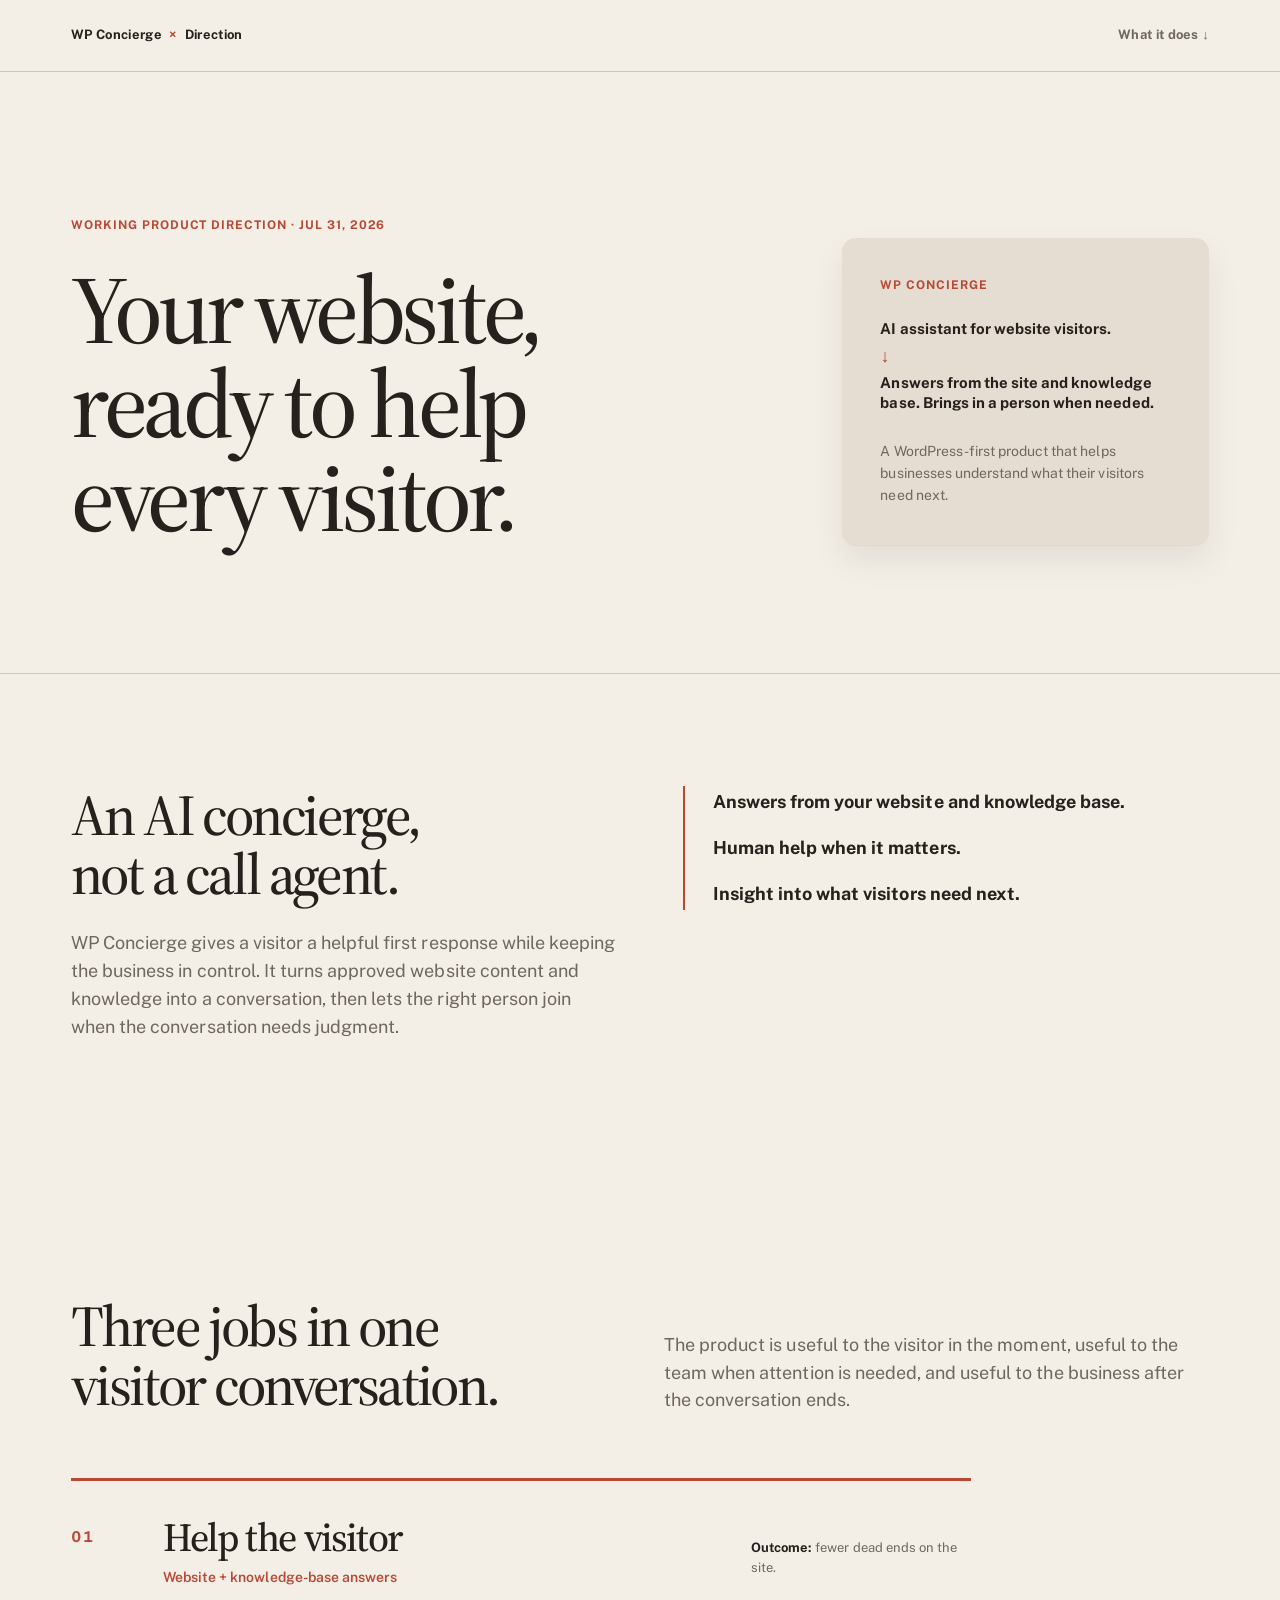
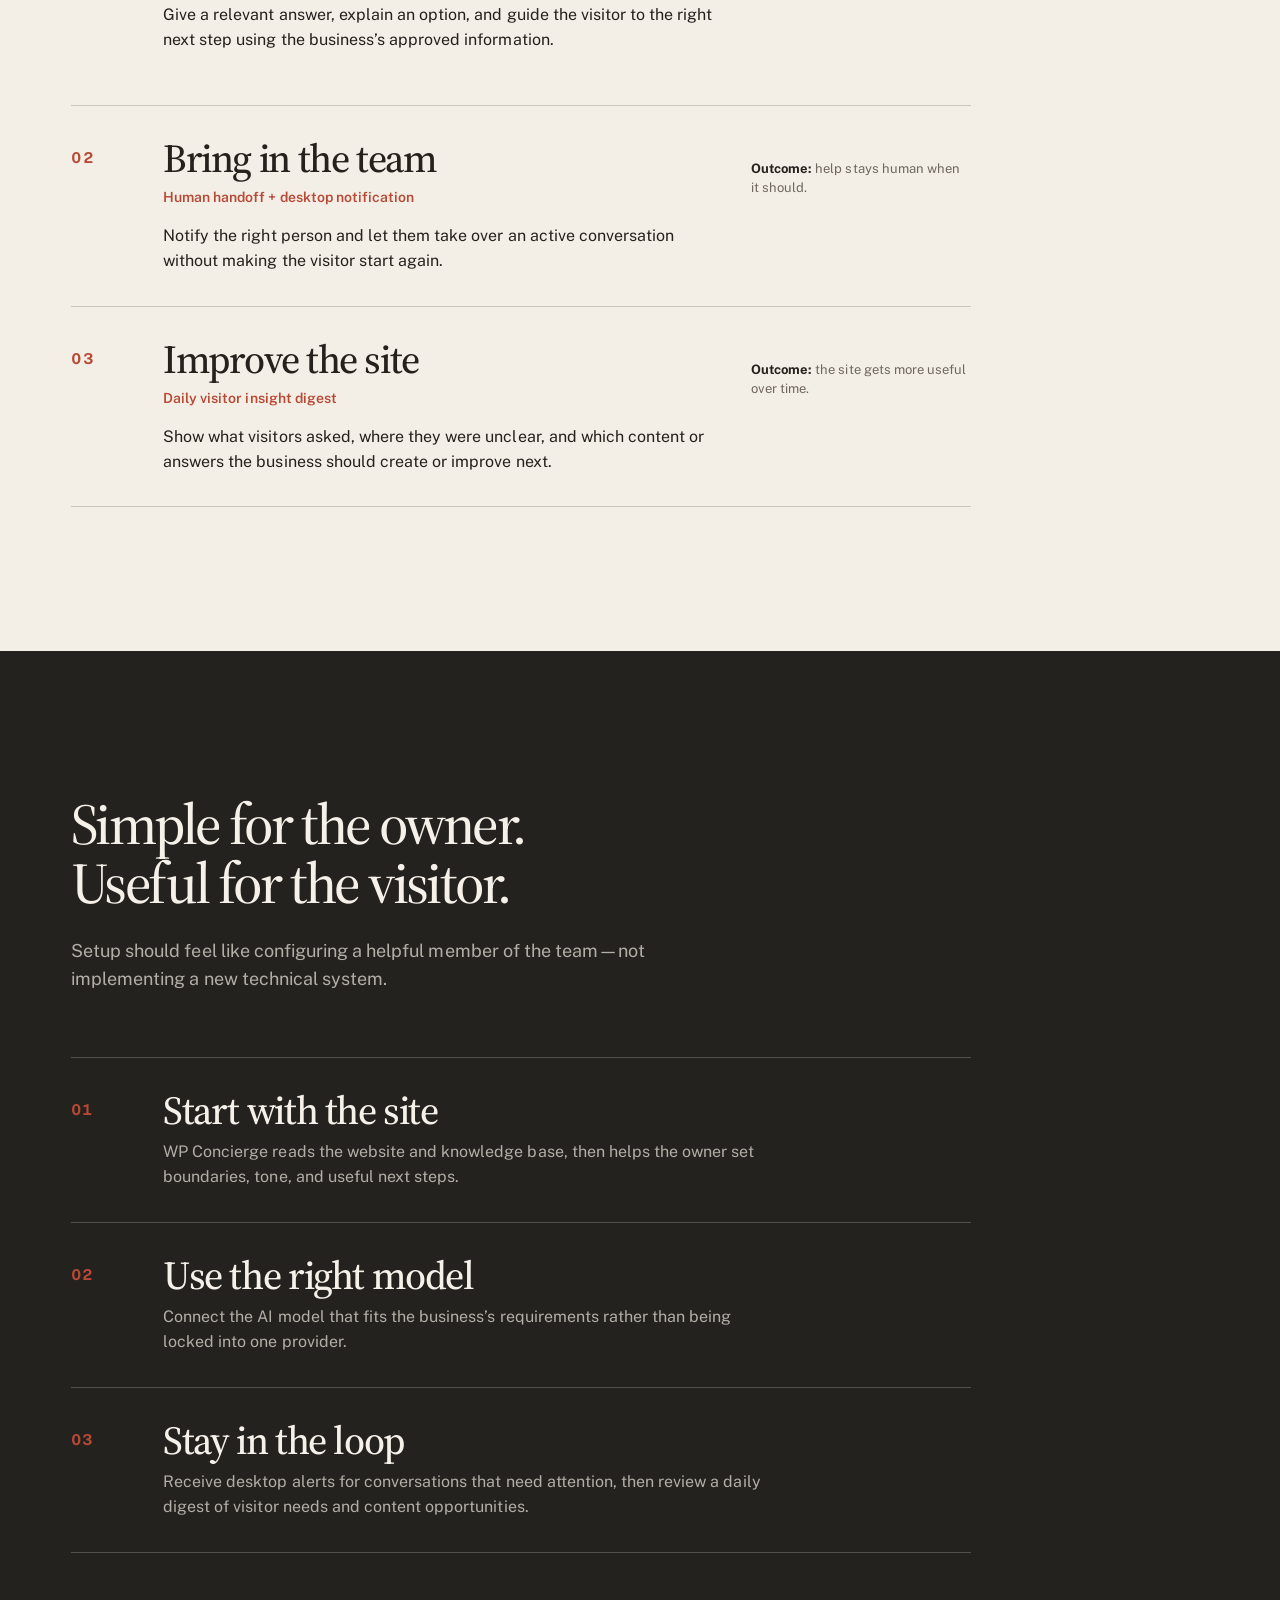
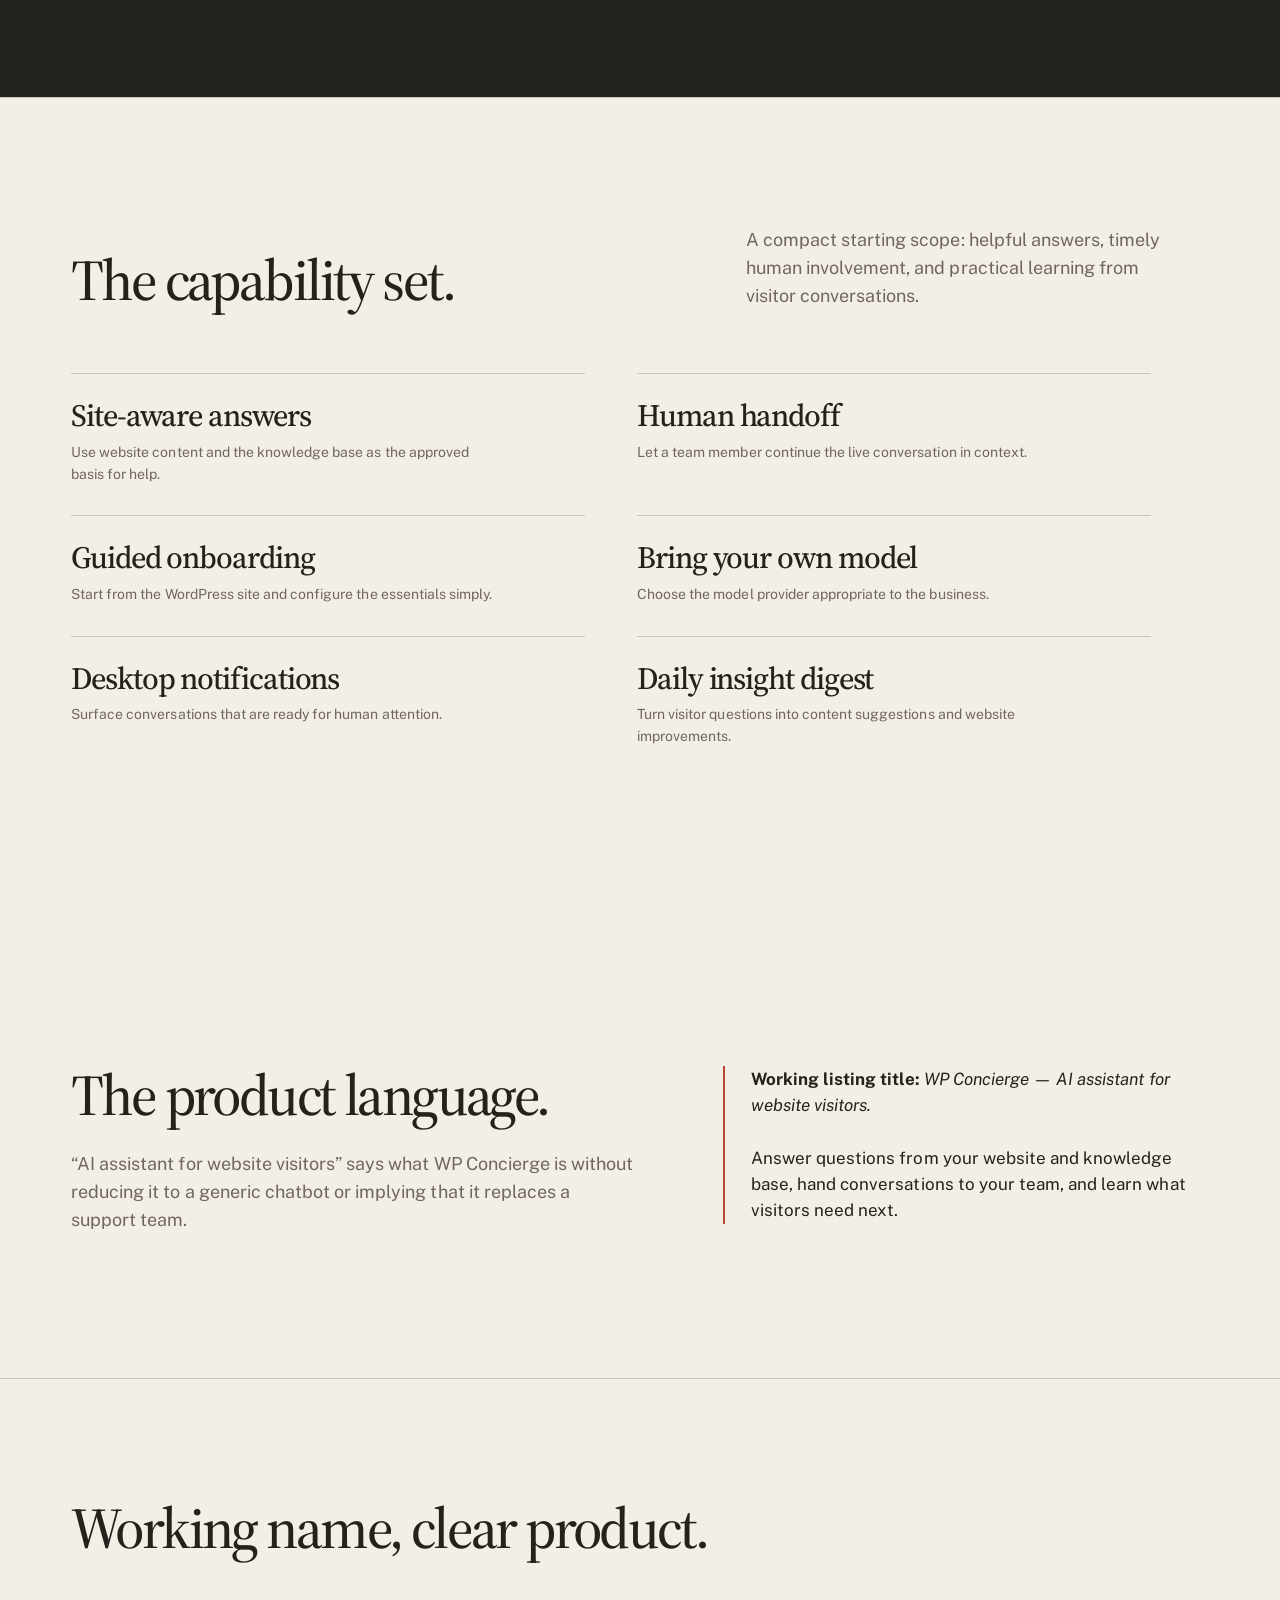
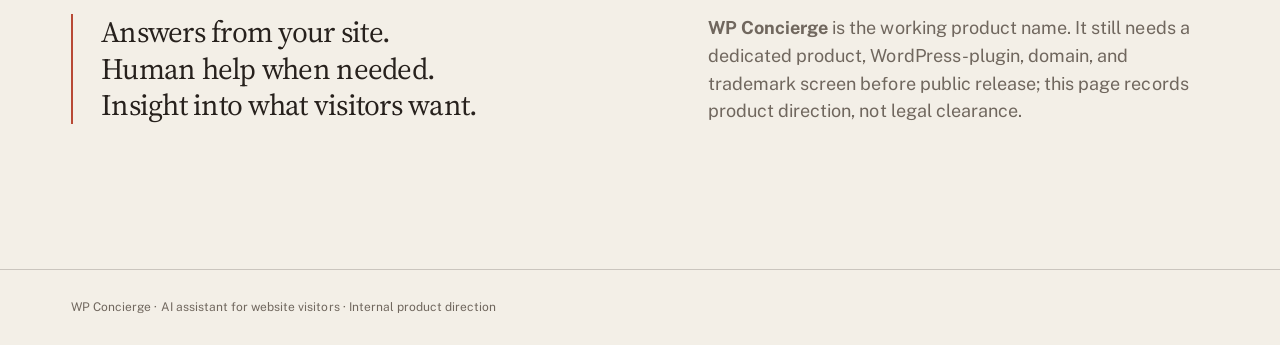
<file: index.html>
<!doctype html>
<html lang="en">
  <head>
    <meta charset="UTF-8" />
    <meta name="viewport" content="width=device-width, initial-scale=1" />
    <meta name="description" content="WP Concierge: an AI assistant for website visitors." />
    <title>WP Concierge — Product Direction</title>
    <link rel="preconnect" href="https://fonts.googleapis.com" />
    <link rel="preconnect" href="https://fonts.gstatic.com" crossorigin />
    <link href="https://fonts.googleapis.com/css2?family=Public+Sans:ital,wght@0,400;0,500;0,600;0,700;1,400&family=Source+Serif+4:opsz,wght@8..60,400;8..60,500;8..60,600&display=swap" rel="stylesheet" />
    <link rel="stylesheet" href="styles.css" />
  </head>
  <body>
    <header class="site-header"><a class="wordmark" href="#top">WP Concierge <span>×</span> Direction</a><a class="header-link" href="#capabilities">What it does ↓</a></header>
    <main id="top">
      <section class="hero">
        <div class="hero-copy"><p class="meta">Working product direction · Jul 31, 2026</p><h1>Your website, ready to help every visitor.</h1></div>
        <aside class="decision-panel"><p class="meta">WP Concierge</p><div class="architecture"><strong>AI assistant for website visitors.</strong><span>↓</span><strong>Answers from the site and knowledge base. Brings in a person when needed.</strong></div><p>A WordPress-first product that helps businesses understand what their visitors need next.</p></aside>
      </section>
      <section class="principle">
        <div><h2>An AI concierge, not a call agent.</h2><p>WP Concierge gives a visitor a helpful first response while keeping the business in control. It turns approved website content and knowledge into a conversation, then lets the right person join when the conversation needs judgment.</p></div>
        <div class="naming-examples"><p><strong>Answers from your website and knowledge base.</strong></p><p><strong>Human help when it matters.</strong></p><p><strong>Insight into what visitors need next.</strong></p></div>
      </section>
      <section class="podium" id="capabilities">
        <div class="section-intro"><div><h2>Three jobs in one visitor conversation.</h2></div><p>The product is useful to the visitor in the moment, useful to the team when attention is needed, and useful to the business after the conversation ends.</p></div>
        <ol class="podium-list">
          <li class="podium-item featured"><span class="rank">01</span><div><h3>Help the visitor</h3><p class="treatment">Website + knowledge-base answers</p><p>Give a relevant answer, explain an option, and guide the visitor to the right next step using the business’s approved information.</p></div><p class="tradeoff"><strong>Outcome:</strong> fewer dead ends on the site.</p></li>
          <li class="podium-item"><span class="rank">02</span><div><h3>Bring in the team</h3><p class="treatment">Human handoff + desktop notification</p><p>Notify the right person and let them take over an active conversation without making the visitor start again.</p></div><p class="tradeoff"><strong>Outcome:</strong> help stays human when it should.</p></li>
          <li class="podium-item"><span class="rank">03</span><div><h3>Improve the site</h3><p class="treatment">Daily visitor insight digest</p><p>Show what visitors asked, where they were unclear, and which content or answers the business should create or improve next.</p></div><p class="tradeoff"><strong>Outcome:</strong> the site gets more useful over time.</p></li>
        </ol>
      </section>
      <section class="field">
        <div class="field-head"><div><h2>Simple for the owner.<br />Useful for the visitor.</h2><p>Setup should feel like configuring a helpful member of the team—not implementing a new technical system.</p></div></div>
        <div class="flow-list">
          <article><span>01</span><div><h3>Start with the site</h3><p>WP Concierge reads the website and knowledge base, then helps the owner set boundaries, tone, and useful next steps.</p></div></article>
          <article><span>02</span><div><h3>Use the right model</h3><p>Connect the AI model that fits the business’s requirements rather than being locked into one provider.</p></div></article>
          <article><span>03</span><div><h3>Stay in the loop</h3><p>Receive desktop alerts for conversations that need attention, then review a daily digest of visitor needs and content opportunities.</p></div></article>
        </div>
      </section>
      <section class="shortlist">
        <div class="section-intro side-by-side"><div><h2>The capability set.</h2></div><p>A compact starting scope: helpful answers, timely human involvement, and practical learning from visitor conversations.</p></div>
        <div class="shortlist-grid"><article><h3>Site-aware answers</h3><p>Use website content and the knowledge base as the approved basis for help.</p></article><article><h3>Human handoff</h3><p>Let a team member continue the live conversation in context.</p></article><article><h3>Guided onboarding</h3><p>Start from the WordPress site and configure the essentials simply.</p></article><article><h3>Bring your own model</h3><p>Choose the model provider appropriate to the business.</p></article><article><h3>Desktop notifications</h3><p>Surface conversations that are ready for human attention.</p></article><article><h3>Daily insight digest</h3><p>Turn visitor questions into content suggestions and website improvements.</p></article></div>
      </section>
      <section class="screening"><div><h2>The product language.</h2><p>“AI assistant for website visitors” says what WP Concierge is without reducing it to a generic chatbot or implying that it replaces a support team.</p></div><div class="screening-note"><p><strong>Working listing title:</strong> <em>WP Concierge — AI assistant for website visitors.</em><br /><br />Answer questions from your website and knowledge base, hand conversations to your team, and learn what visitors need next.</p></div></section>
      <section class="response"><h2>Working name, clear product.</h2><div class="response-grid"><blockquote>Answers from your site.<br />Human help when needed.<br />Insight into what visitors want.</blockquote><p><strong>WP Concierge</strong> is the working product name. It still needs a dedicated product, WordPress-plugin, domain, and trademark screen before public release; this page records product direction, not legal clearance.</p></div></section>
    </main>
    <footer><p>WP Concierge · AI assistant for website visitors · Internal product direction</p></footer>
  </body>
</html>
</file>
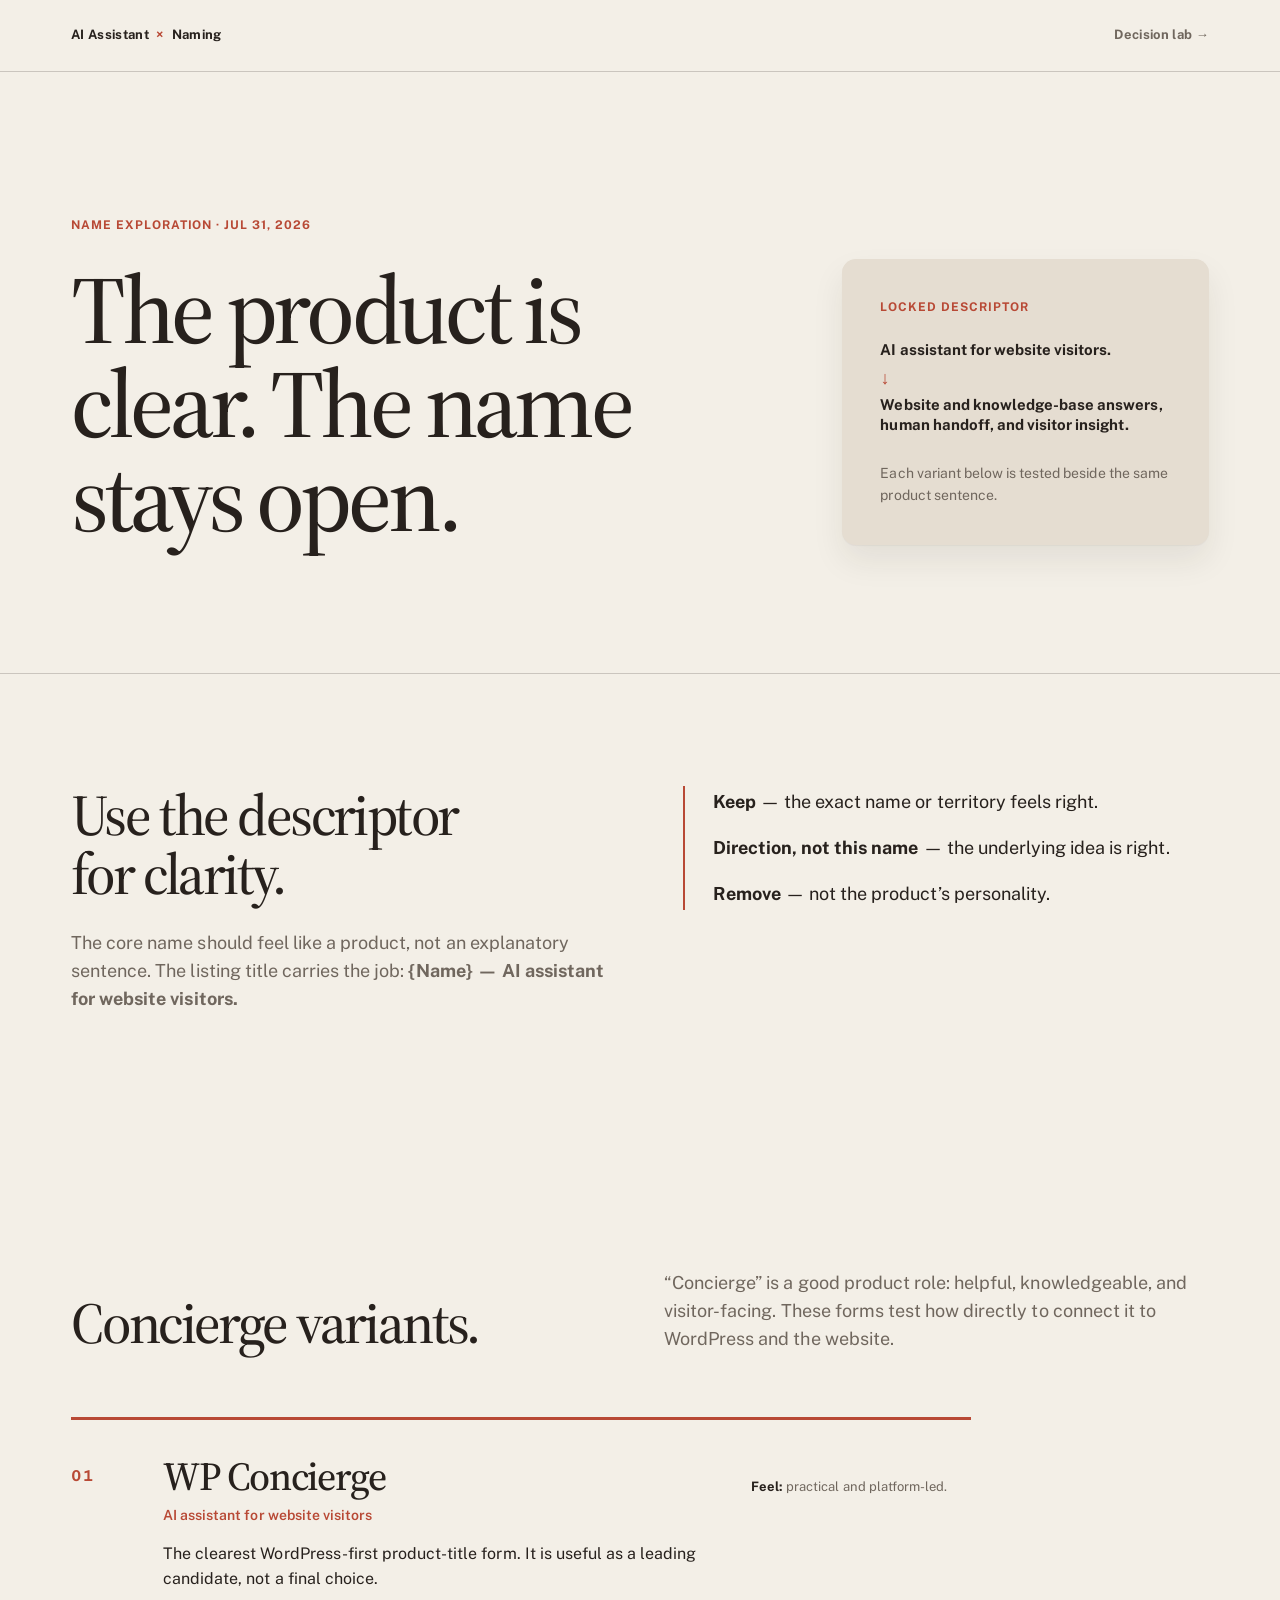
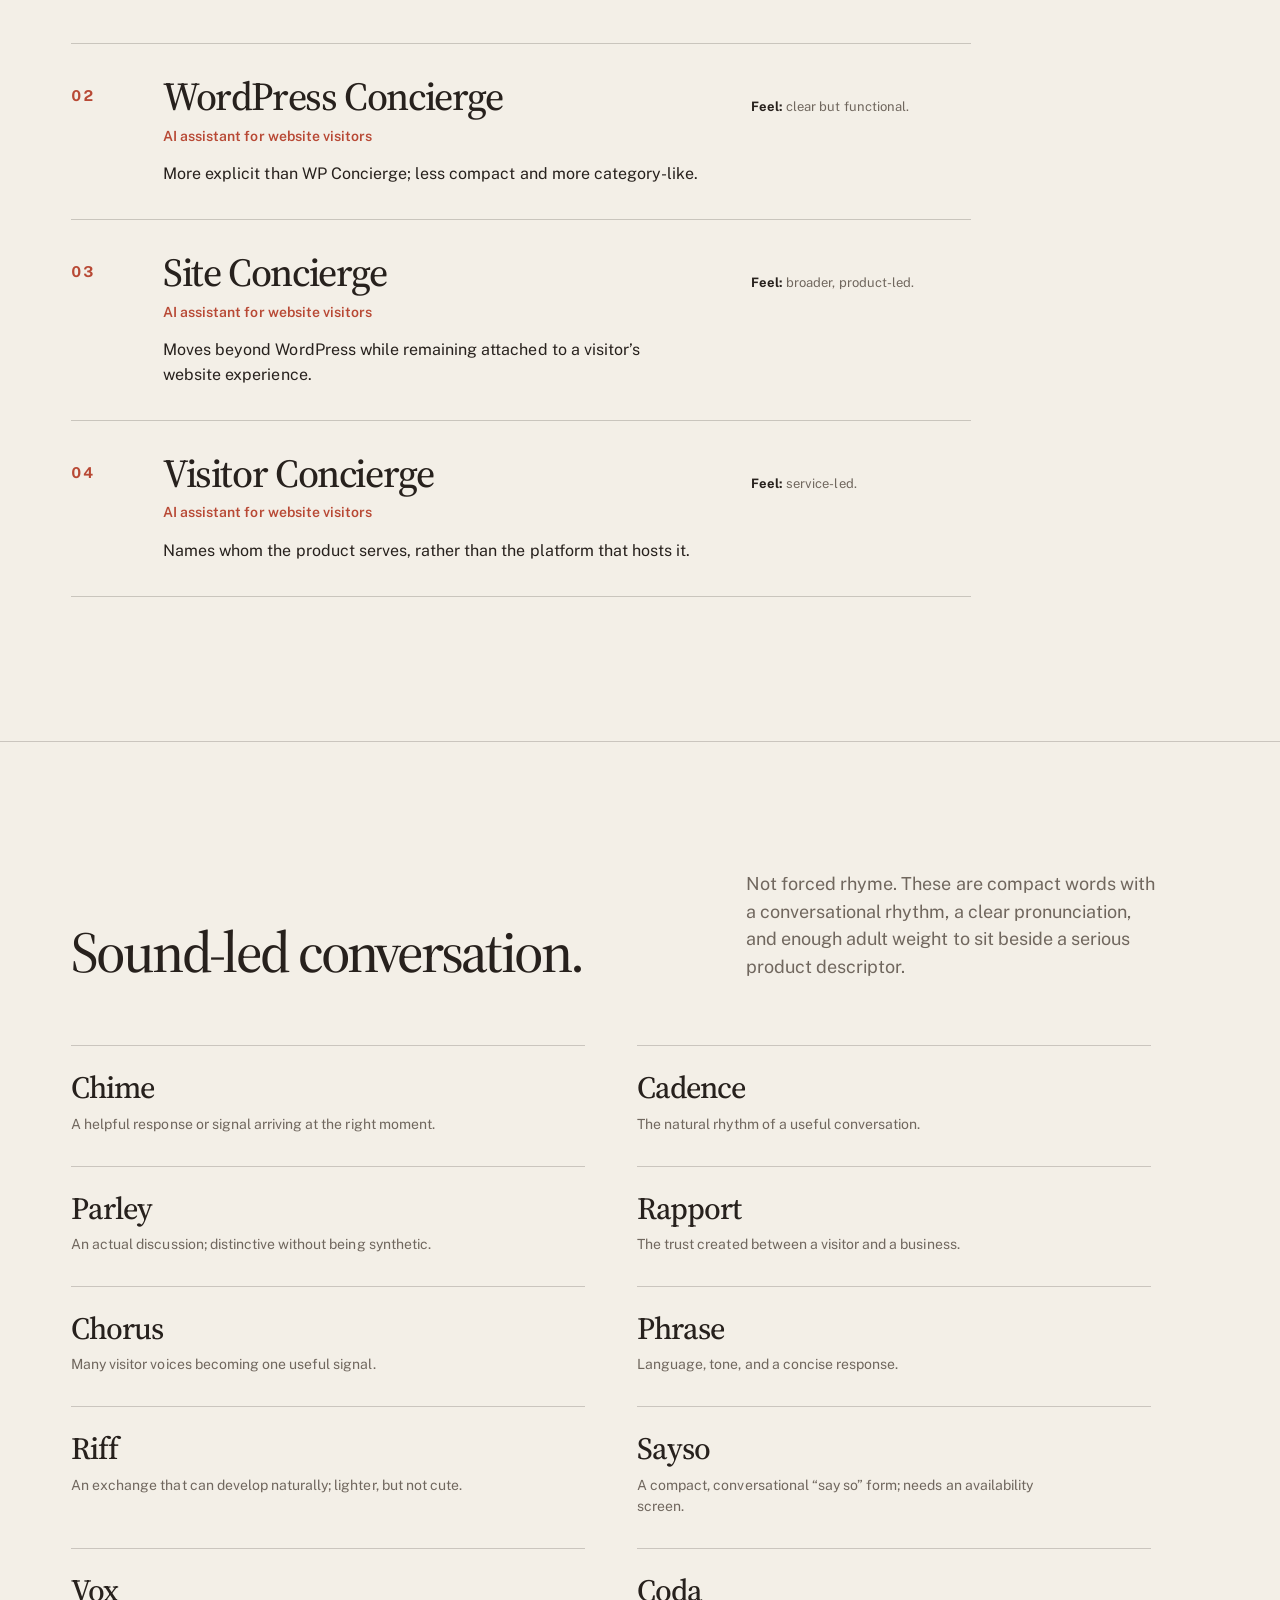
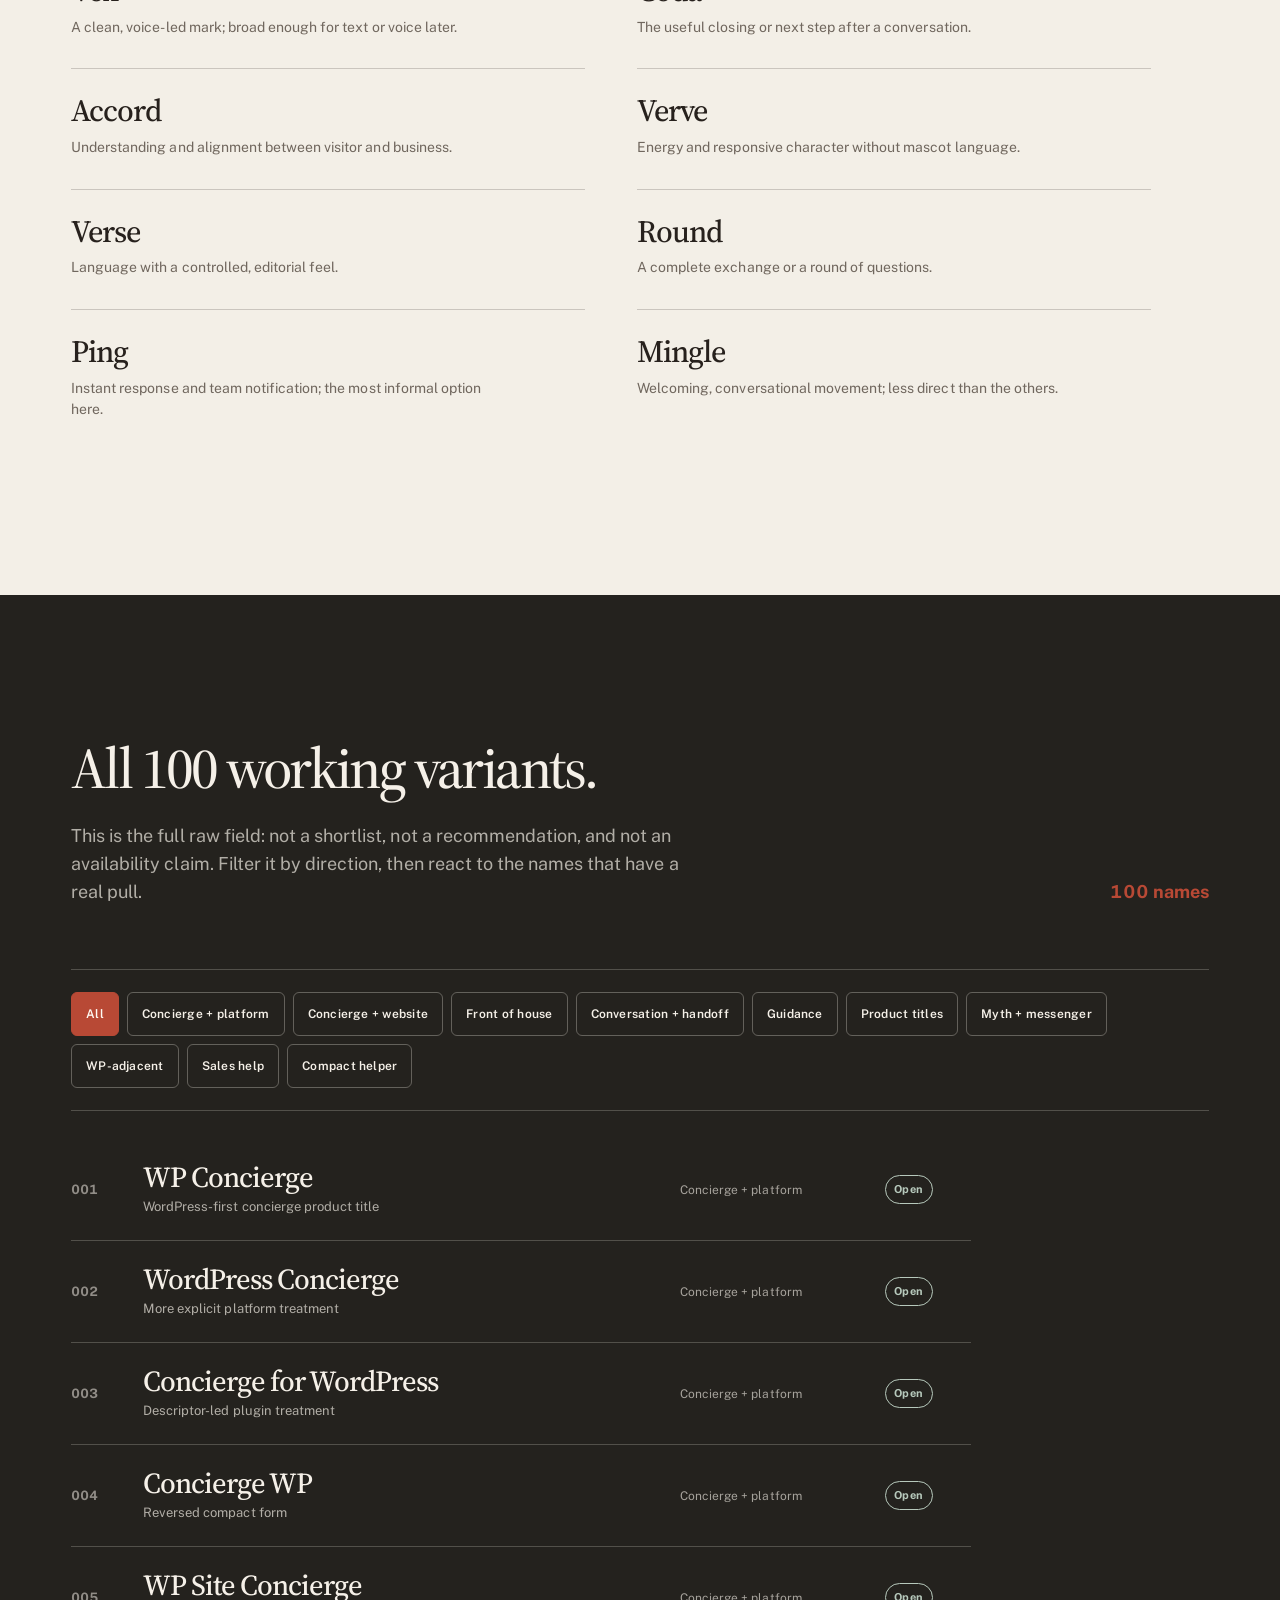
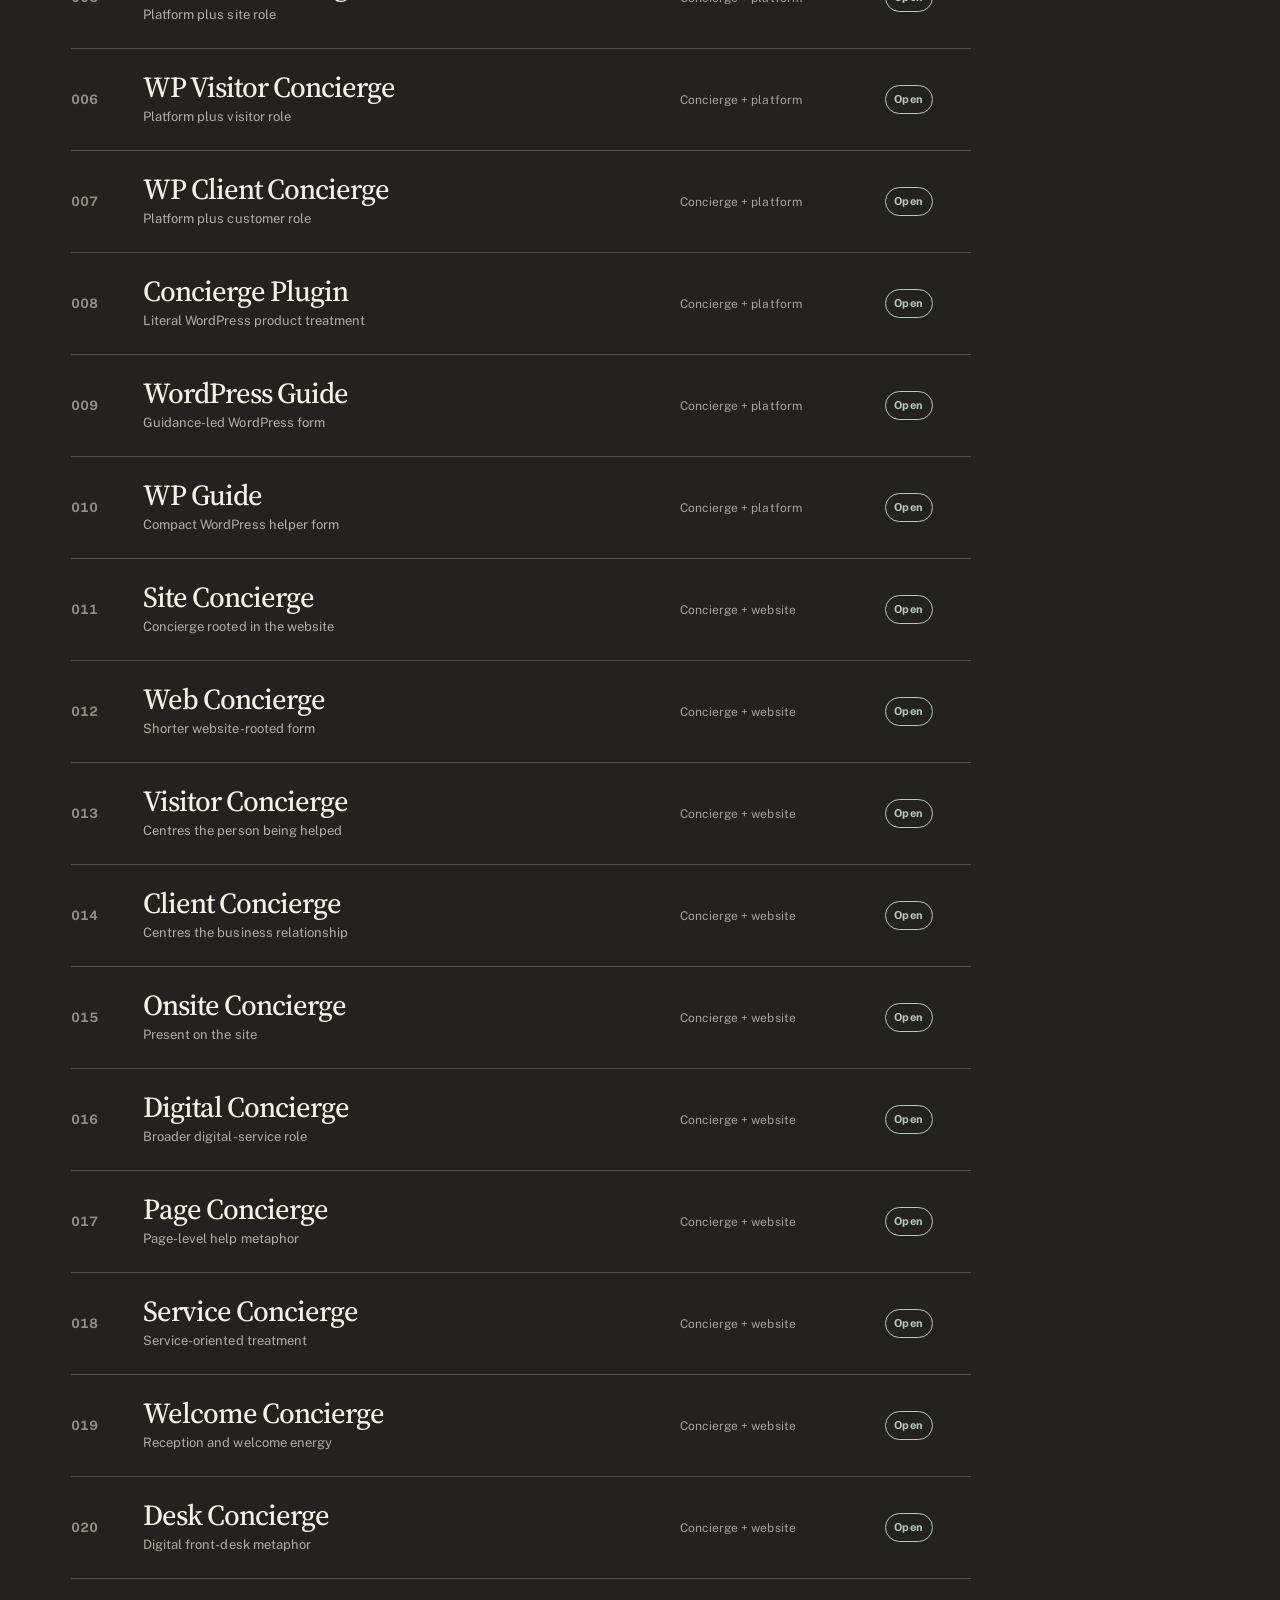
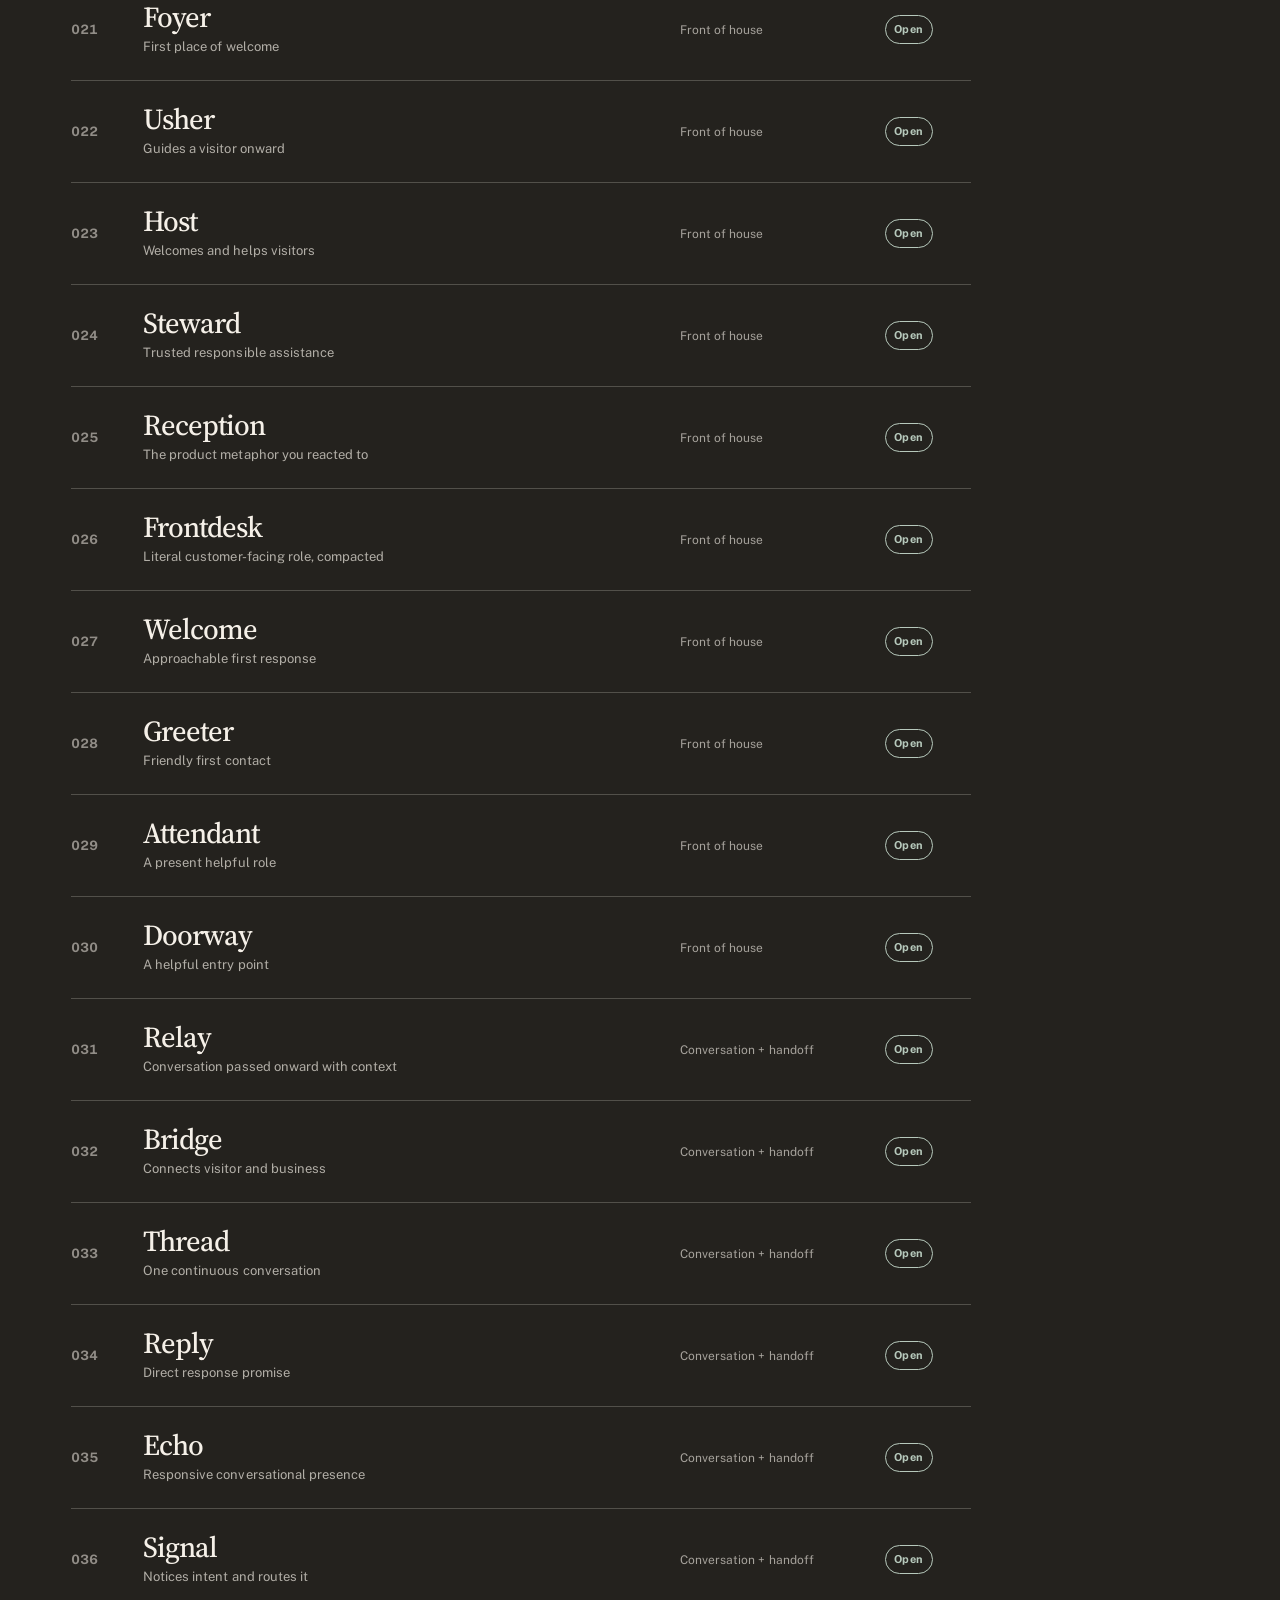
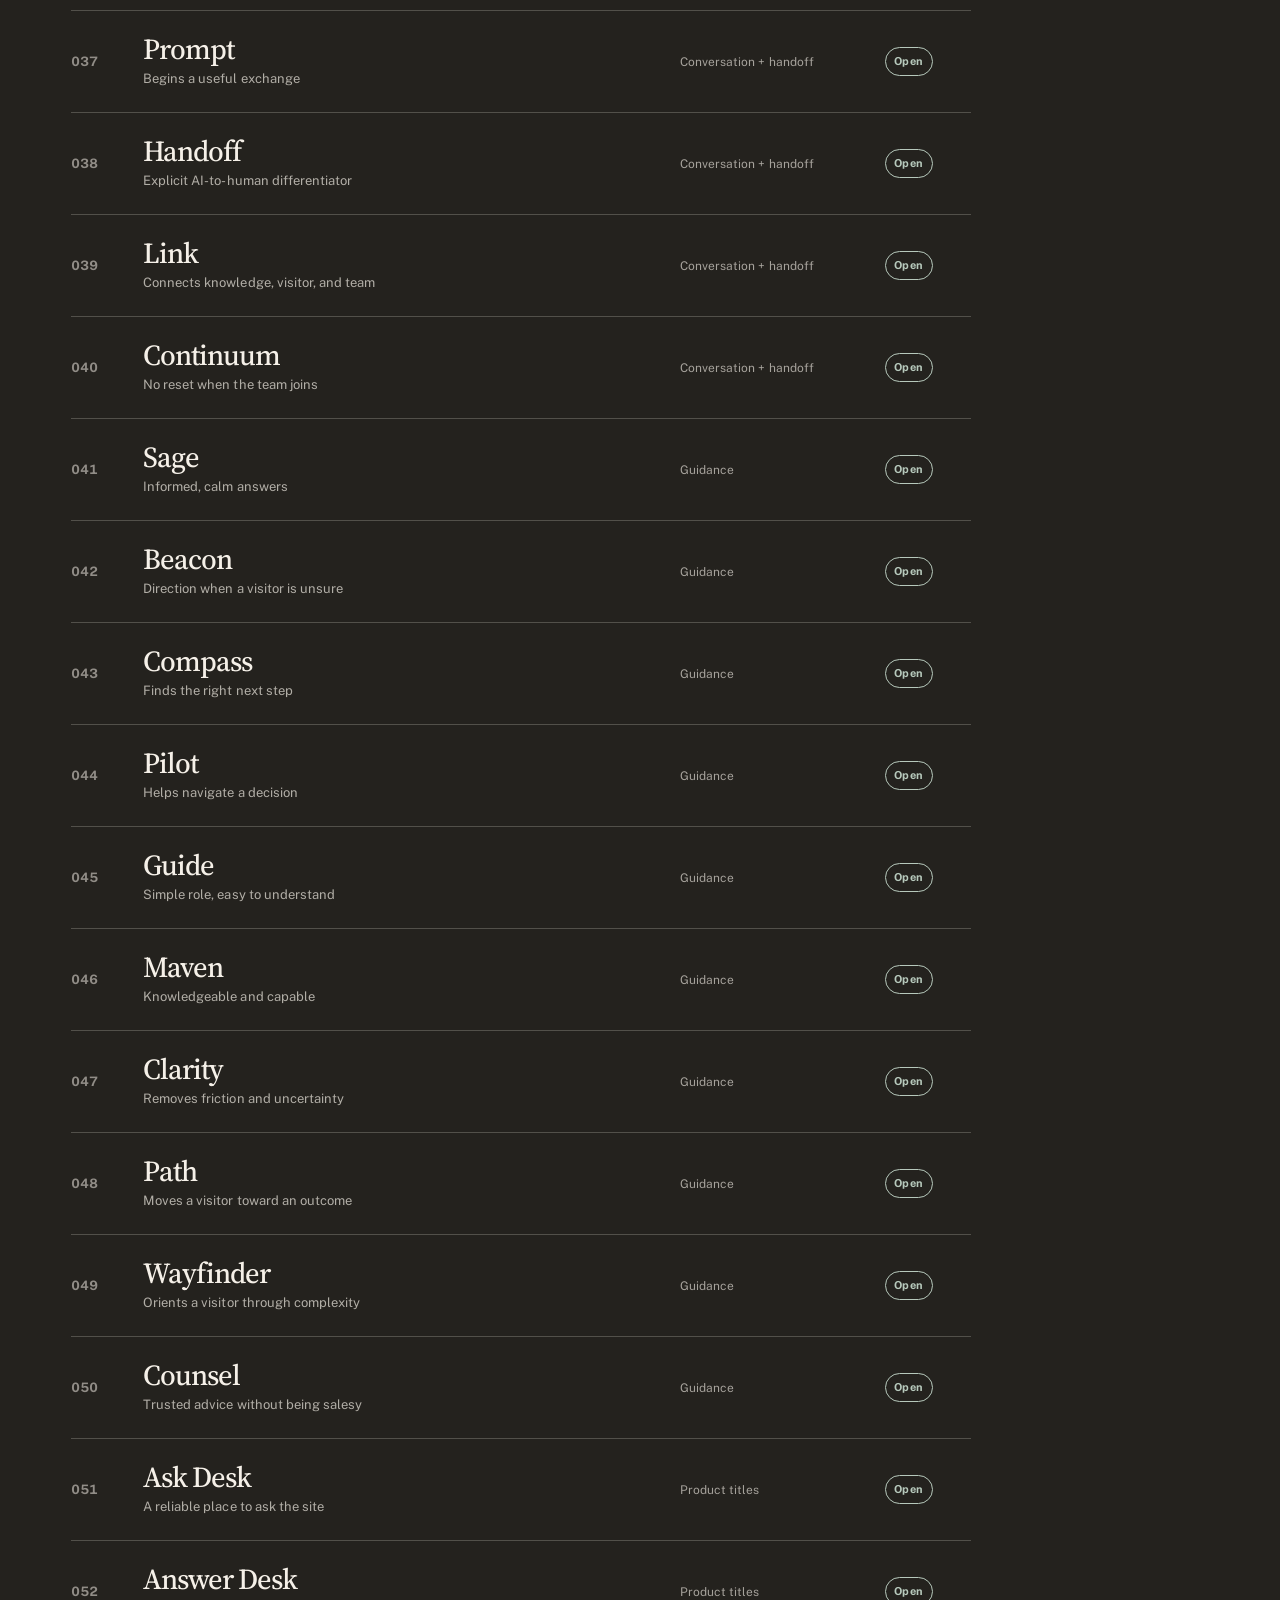
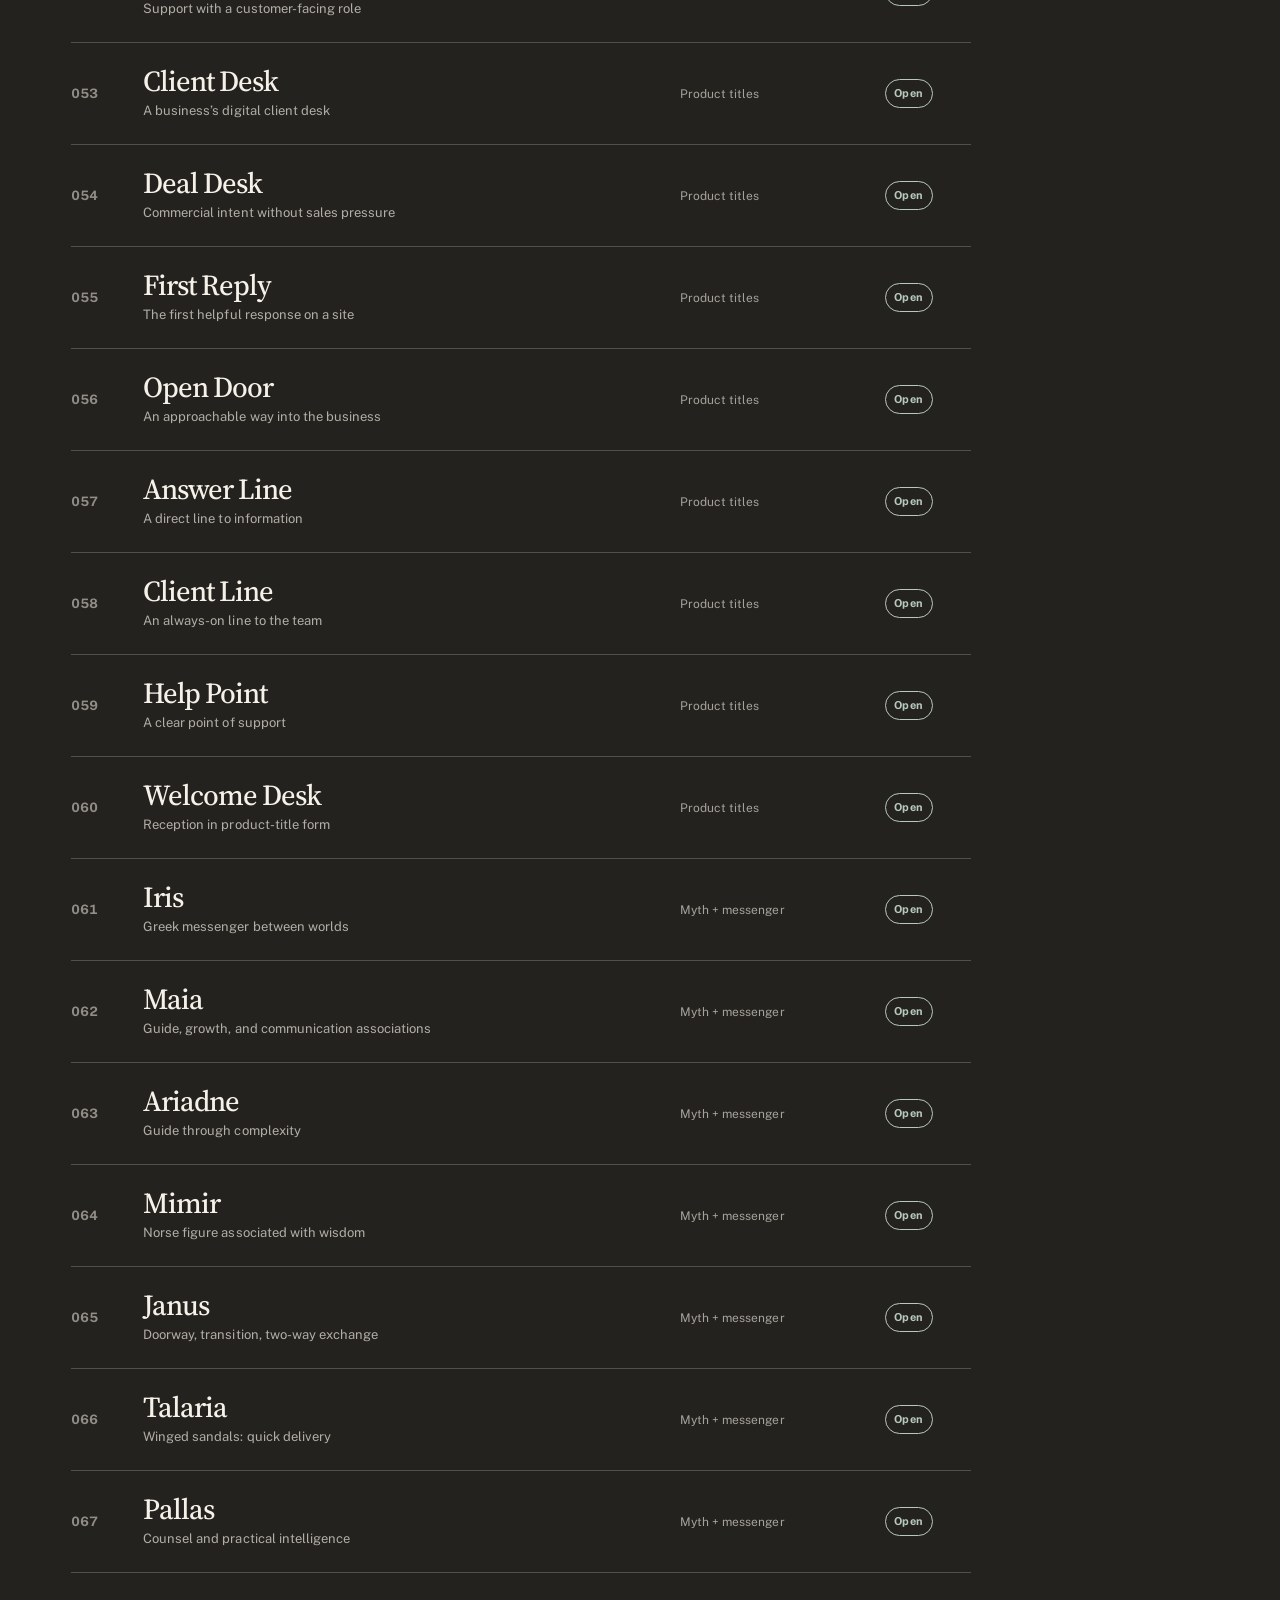
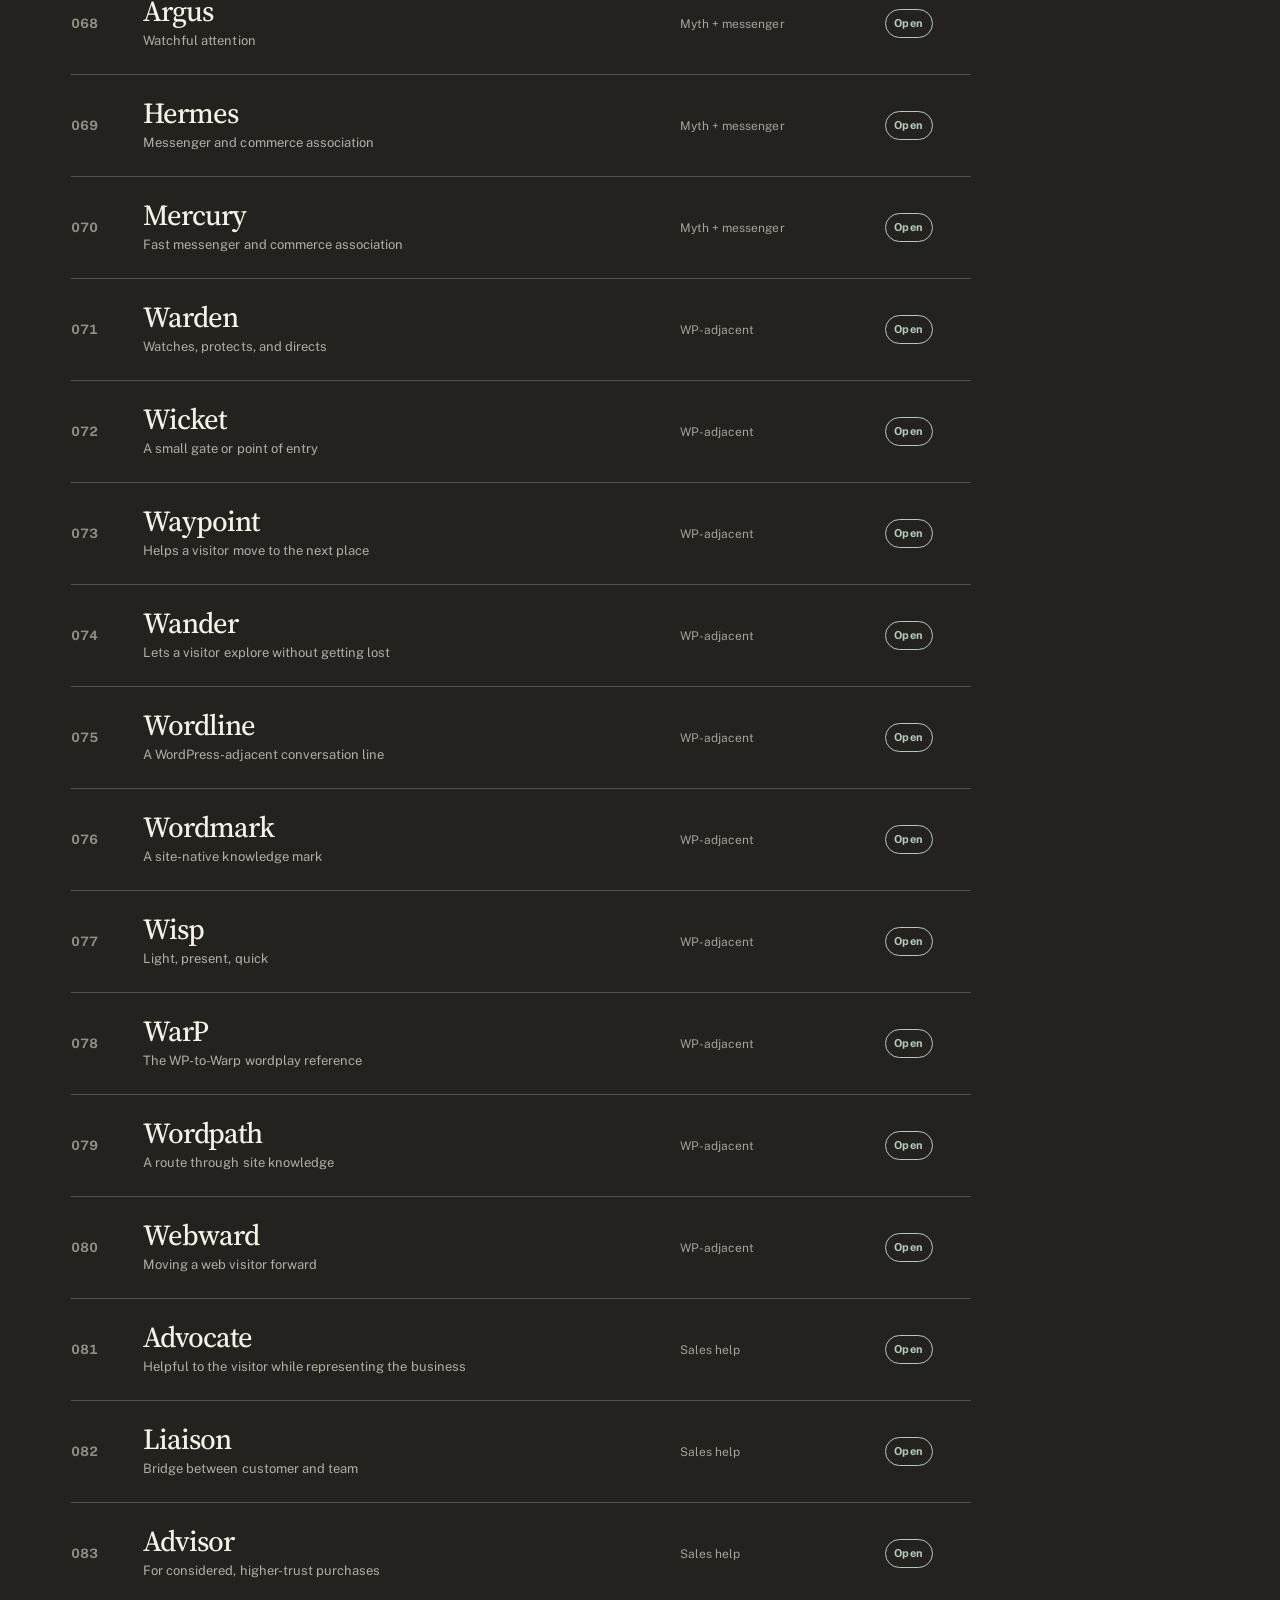
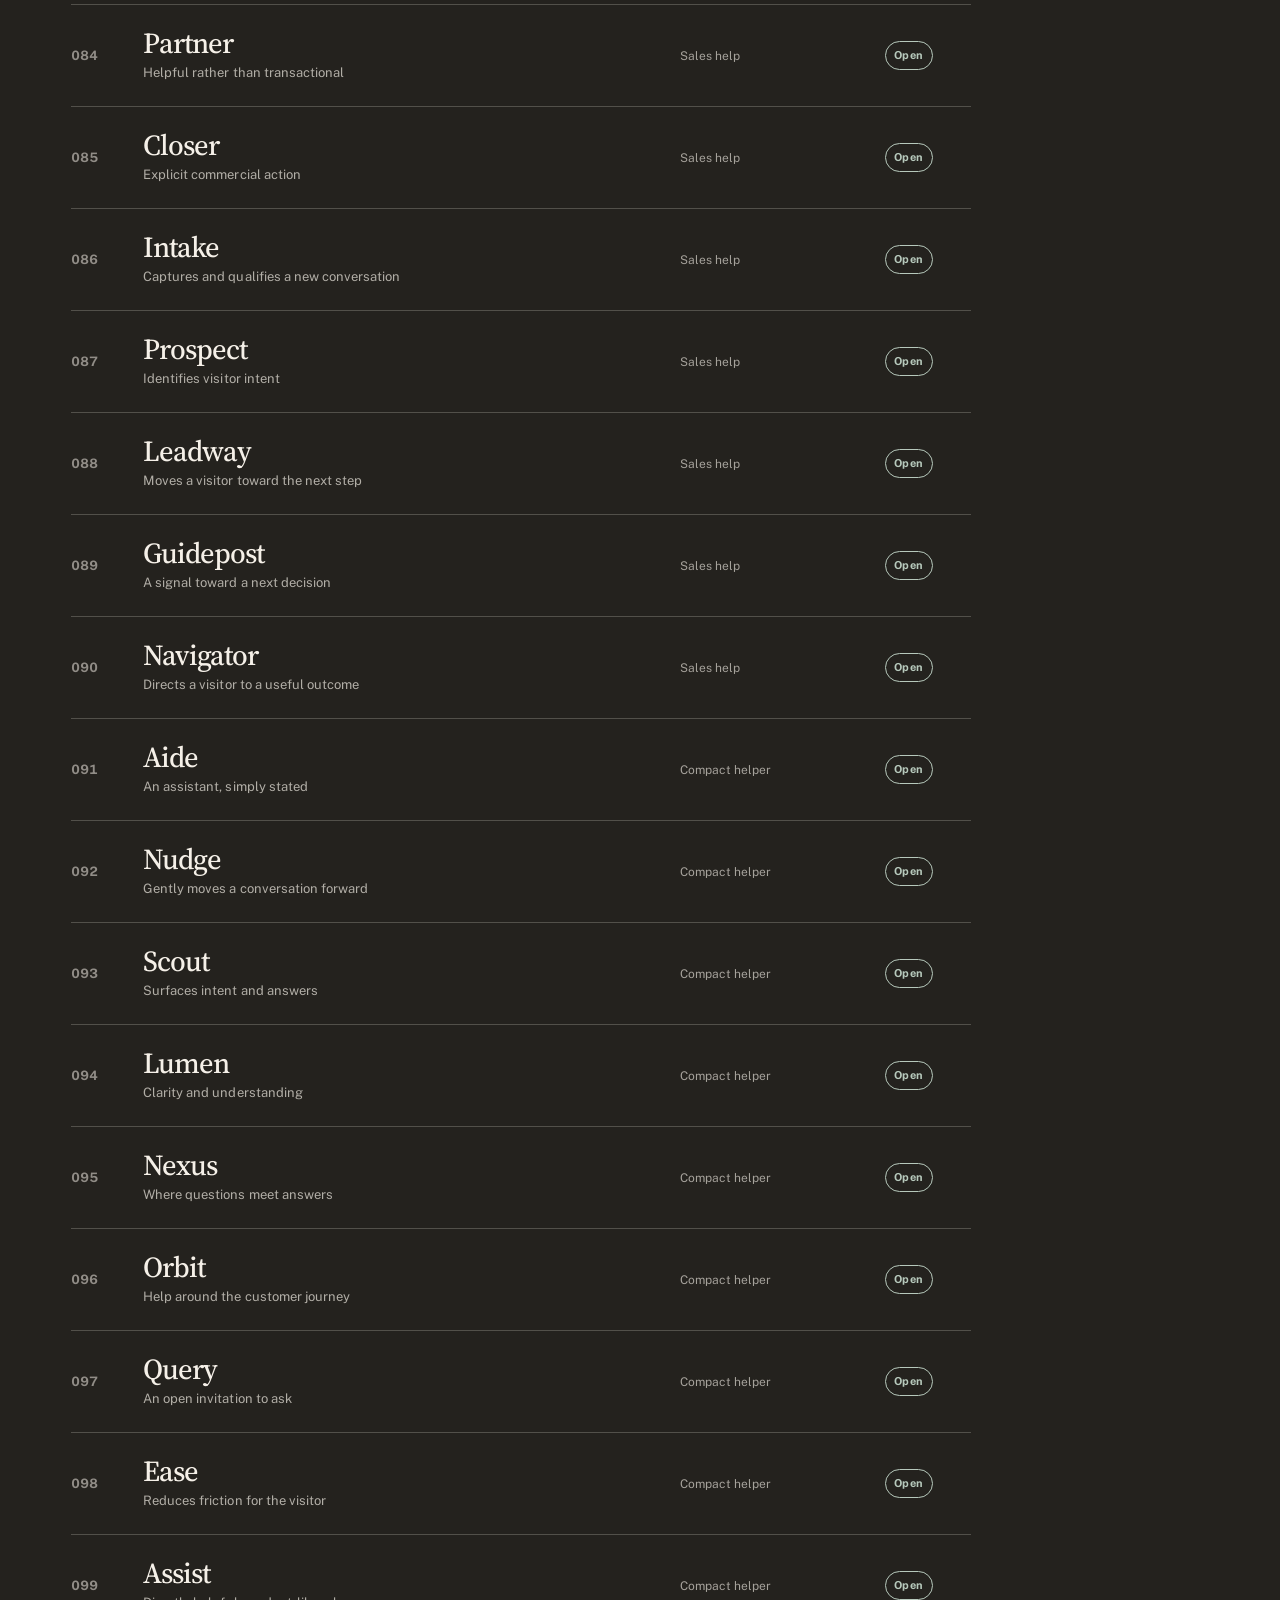
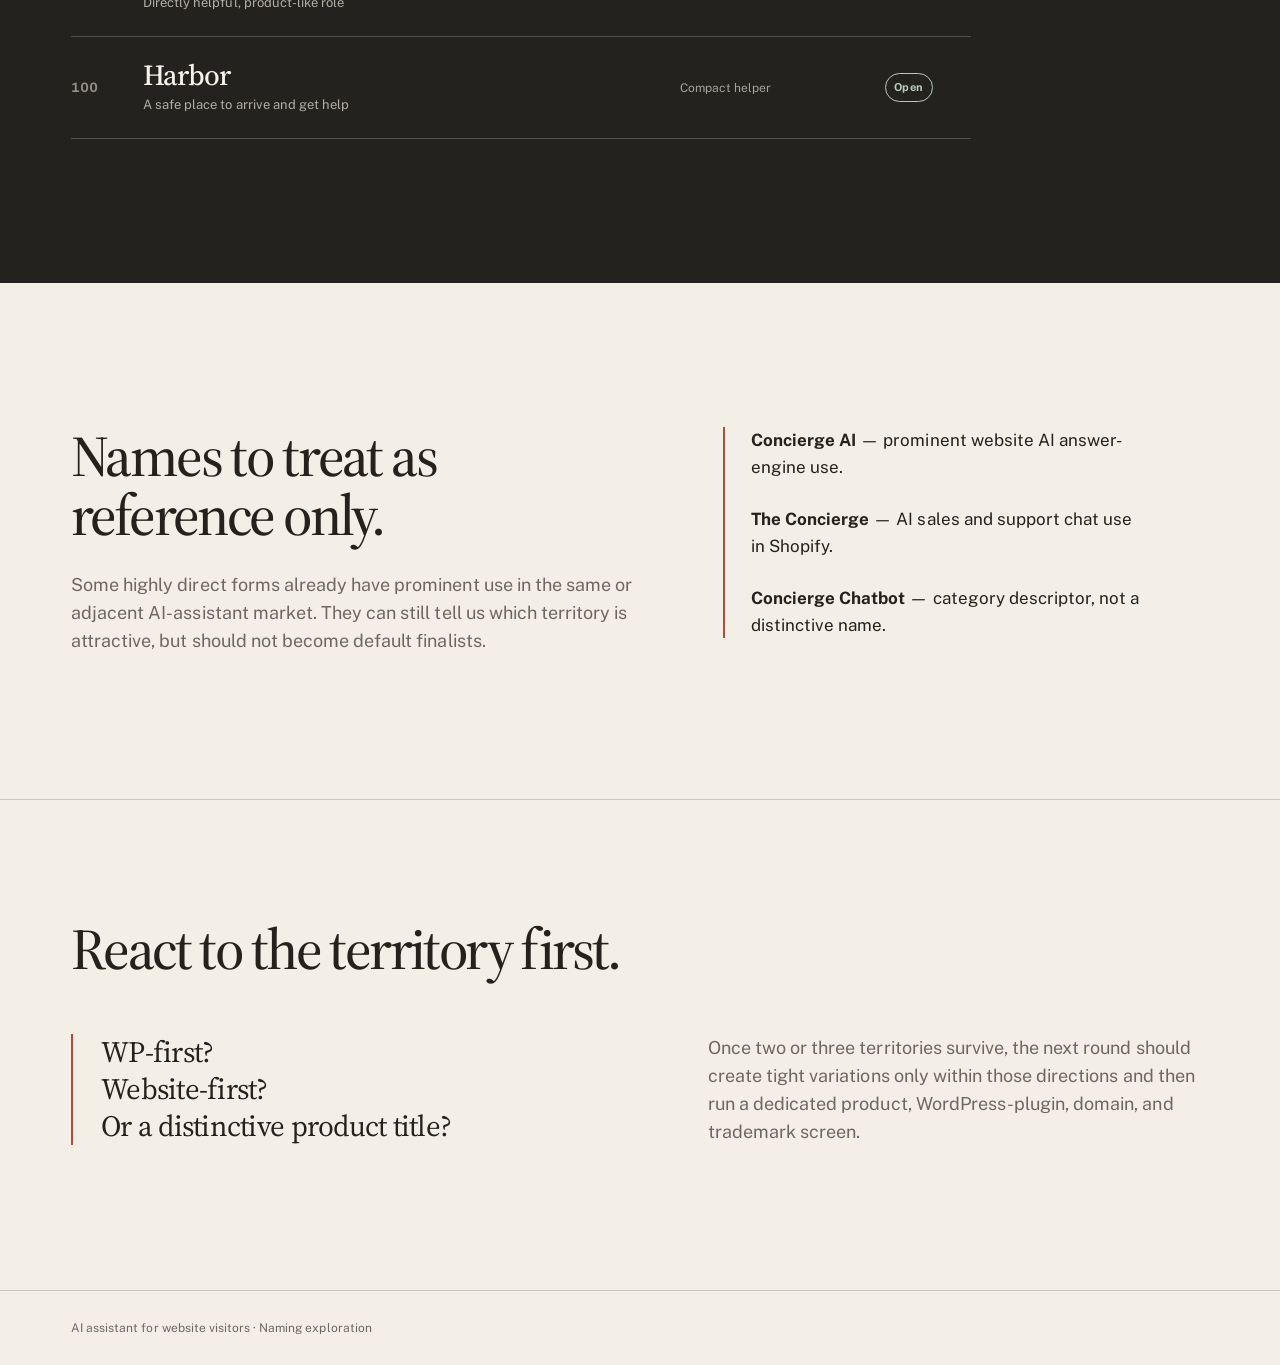
<file: naming/index.html>
<!doctype html>
<html lang="en">
  <head>
    <meta charset="UTF-8" />
    <meta name="viewport" content="width=device-width, initial-scale=1" />
    <meta name="description" content="Naming variants for the WordPress AI assistant for website visitors." />
    <title>AI Assistant — Naming Variants</title>
    <link rel="preconnect" href="https://fonts.googleapis.com" />
    <link rel="preconnect" href="https://fonts.gstatic.com" crossorigin />
    <link href="https://fonts.googleapis.com/css2?family=Public+Sans:ital,wght@0,400;0,500;0,600;0,700;1,400&family=Source+Serif+4:opsz,wght@8..60,400;8..60,500;8..60,600&display=swap" rel="stylesheet" />
    <link rel="stylesheet" href="../styles.css" />
  </head>
  <body>
    <header class="site-header"><a class="wordmark" href="/">AI Assistant <span>×</span> Naming</a><a class="header-link" href="/naming/decide/">Decision lab →</a></header>
    <main>
      <section class="hero">
        <div class="hero-copy"><p class="meta">Name exploration · Jul 31, 2026</p><h1>The product is clear. The name stays open.</h1></div>
        <aside class="decision-panel"><p class="meta">Locked descriptor</p><div class="architecture"><strong>AI assistant for website visitors.</strong><span>↓</span><strong>Website and knowledge-base answers, human handoff, and visitor insight.</strong></div><p>Each variant below is tested beside the same product sentence.</p></aside>
      </section>
      <section class="principle">
        <div><h2>Use the descriptor for clarity.</h2><p>The core name should feel like a product, not an explanatory sentence. The listing title carries the job: <strong>{Name} — AI assistant for website visitors.</strong></p></div>
        <div class="naming-examples"><p><strong>Keep</strong> — the exact name or territory feels right.</p><p><strong>Direction, not this name</strong> — the underlying idea is right.</p><p><strong>Remove</strong> — not the product’s personality.</p></div>
      </section>
      <section class="podium">
        <div class="section-intro"><div><h2>Concierge variants.</h2></div><p>“Concierge” is a good product role: helpful, knowledgeable, and visitor-facing. These forms test how directly to connect it to WordPress and the website.</p></div>
        <ol class="podium-list">
          <li class="podium-item featured"><span class="rank">01</span><div><h3>WP Concierge</h3><p class="treatment">AI assistant for website visitors</p><p>The clearest WordPress-first product-title form. It is useful as a leading candidate, not a final choice.</p></div><p class="tradeoff"><strong>Feel:</strong> practical and platform-led.</p></li>
          <li class="podium-item"><span class="rank">02</span><div><h3>WordPress Concierge</h3><p class="treatment">AI assistant for website visitors</p><p>More explicit than WP Concierge; less compact and more category-like.</p></div><p class="tradeoff"><strong>Feel:</strong> clear but functional.</p></li>
          <li class="podium-item"><span class="rank">03</span><div><h3>Site Concierge</h3><p class="treatment">AI assistant for website visitors</p><p>Moves beyond WordPress while remaining attached to a visitor’s website experience.</p></div><p class="tradeoff"><strong>Feel:</strong> broader, product-led.</p></li>
          <li class="podium-item"><span class="rank">04</span><div><h3>Visitor Concierge</h3><p class="treatment">AI assistant for website visitors</p><p>Names whom the product serves, rather than the platform that hosts it.</p></div><p class="tradeoff"><strong>Feel:</strong> service-led.</p></li>
        </ol>
      </section>
      <section class="shortlist">
        <div class="section-intro side-by-side"><div><h2>Sound-led conversation.</h2></div><p>Not forced rhyme. These are compact words with a conversational rhythm, a clear pronunciation, and enough adult weight to sit beside a serious product descriptor.</p></div>
        <div class="shortlist-grid">
          <article><h3>Chime</h3><p>A helpful response or signal arriving at the right moment.</p></article>
          <article><h3>Cadence</h3><p>The natural rhythm of a useful conversation.</p></article>
          <article><h3>Parley</h3><p>An actual discussion; distinctive without being synthetic.</p></article>
          <article><h3>Rapport</h3><p>The trust created between a visitor and a business.</p></article>
          <article><h3>Chorus</h3><p>Many visitor voices becoming one useful signal.</p></article>
          <article><h3>Phrase</h3><p>Language, tone, and a concise response.</p></article>
          <article><h3>Riff</h3><p>An exchange that can develop naturally; lighter, but not cute.</p></article>
          <article><h3>Sayso</h3><p>A compact, conversational “say so” form; needs an availability screen.</p></article>
          <article><h3>Vox</h3><p>A clean, voice-led mark; broad enough for text or voice later.</p></article>
          <article><h3>Coda</h3><p>The useful closing or next step after a conversation.</p></article>
          <article><h3>Accord</h3><p>Understanding and alignment between visitor and business.</p></article>
          <article><h3>Verve</h3><p>Energy and responsive character without mascot language.</p></article>
          <article><h3>Verse</h3><p>Language with a controlled, editorial feel.</p></article>
          <article><h3>Round</h3><p>A complete exchange or a round of questions.</p></article>
          <article><h3>Ping</h3><p>Instant response and team notification; the most informal option here.</p></article>
          <article><h3>Mingle</h3><p>Welcoming, conversational movement; less direct than the others.</p></article>
        </div>
      </section>
      <section class="field">
        <div class="field-head"><div><h2>All 100 working variants.</h2><p>This is the full raw field: not a shortlist, not a recommendation, and not an availability claim. Filter it by direction, then react to the names that have a real pull.</p></div><p class="field-counter" id="field-counter">100 names</p></div>
        <div class="filters" aria-label="Naming field filters"><div class="filter-group" id="territory-filters"></div></div>
        <div class="candidate-list" id="candidate-list"></div>
      </section>
      <section class="screening">
        <div><h2>Names to treat as reference only.</h2><p>Some highly direct forms already have prominent use in the same or adjacent AI-assistant market. They can still tell us which territory is attractive, but should not become default finalists.</p></div>
        <div class="screening-note"><p><strong>Concierge AI</strong> — prominent website AI answer-engine use.<br /><br /><strong>The Concierge</strong> — AI sales and support chat use in Shopify.<br /><br /><strong>Concierge Chatbot</strong> — category descriptor, not a distinctive name.</p></div>
      </section>
      <section class="response"><h2>React to the territory first.</h2><div class="response-grid"><blockquote>WP-first?<br />Website-first?<br />Or a distinctive product title?</blockquote><p>Once two or three territories survive, the next round should create tight variations only within those directions and then run a dedicated product, WordPress-plugin, domain, and trademark screen.</p></div></section>
    </main>
    <footer><p>AI assistant for website visitors · Naming exploration</p></footer>
    <script>
      const candidates = [
        ["Concierge + platform", "WP Concierge", "WordPress-first concierge product title"], ["Concierge + platform", "WordPress Concierge", "More explicit platform treatment"], ["Concierge + platform", "Concierge for WordPress", "Descriptor-led plugin treatment"], ["Concierge + platform", "Concierge WP", "Reversed compact form"], ["Concierge + platform", "WP Site Concierge", "Platform plus site role"], ["Concierge + platform", "WP Visitor Concierge", "Platform plus visitor role"], ["Concierge + platform", "WP Client Concierge", "Platform plus customer role"], ["Concierge + platform", "Concierge Plugin", "Literal WordPress product treatment"], ["Concierge + platform", "WordPress Guide", "Guidance-led WordPress form"], ["Concierge + platform", "WP Guide", "Compact WordPress helper form"],
        ["Concierge + website", "Site Concierge", "Concierge rooted in the website"], ["Concierge + website", "Web Concierge", "Shorter website-rooted form"], ["Concierge + website", "Visitor Concierge", "Centres the person being helped"], ["Concierge + website", "Client Concierge", "Centres the business relationship"], ["Concierge + website", "Onsite Concierge", "Present on the site"], ["Concierge + website", "Digital Concierge", "Broader digital-service role"], ["Concierge + website", "Page Concierge", "Page-level help metaphor"], ["Concierge + website", "Service Concierge", "Service-oriented treatment"], ["Concierge + website", "Welcome Concierge", "Reception and welcome energy"], ["Concierge + website", "Desk Concierge", "Digital front-desk metaphor"],
        ["Front of house", "Foyer", "First place of welcome"], ["Front of house", "Usher", "Guides a visitor onward"], ["Front of house", "Host", "Welcomes and helps visitors"], ["Front of house", "Steward", "Trusted responsible assistance"], ["Front of house", "Reception", "The product metaphor you reacted to"], ["Front of house", "Frontdesk", "Literal customer-facing role, compacted"], ["Front of house", "Welcome", "Approachable first response"], ["Front of house", "Greeter", "Friendly first contact"], ["Front of house", "Attendant", "A present helpful role"], ["Front of house", "Doorway", "A helpful entry point"],
        ["Conversation + handoff", "Relay", "Conversation passed onward with context"], ["Conversation + handoff", "Bridge", "Connects visitor and business"], ["Conversation + handoff", "Thread", "One continuous conversation"], ["Conversation + handoff", "Reply", "Direct response promise"], ["Conversation + handoff", "Echo", "Responsive conversational presence"], ["Conversation + handoff", "Signal", "Notices intent and routes it"], ["Conversation + handoff", "Prompt", "Begins a useful exchange"], ["Conversation + handoff", "Handoff", "Explicit AI-to-human differentiator"], ["Conversation + handoff", "Link", "Connects knowledge, visitor, and team"], ["Conversation + handoff", "Continuum", "No reset when the team joins"],
        ["Guidance", "Sage", "Informed, calm answers"], ["Guidance", "Beacon", "Direction when a visitor is unsure"], ["Guidance", "Compass", "Finds the right next step"], ["Guidance", "Pilot", "Helps navigate a decision"], ["Guidance", "Guide", "Simple role, easy to understand"], ["Guidance", "Maven", "Knowledgeable and capable"], ["Guidance", "Clarity", "Removes friction and uncertainty"], ["Guidance", "Path", "Moves a visitor toward an outcome"], ["Guidance", "Wayfinder", "Orients a visitor through complexity"], ["Guidance", "Counsel", "Trusted advice without being salesy"],
        ["Product titles", "Ask Desk", "A reliable place to ask the site"], ["Product titles", "Answer Desk", "Support with a customer-facing role"], ["Product titles", "Client Desk", "A business’s digital client desk"], ["Product titles", "Deal Desk", "Commercial intent without sales pressure"], ["Product titles", "First Reply", "The first helpful response on a site"], ["Product titles", "Open Door", "An approachable way into the business"], ["Product titles", "Answer Line", "A direct line to information"], ["Product titles", "Client Line", "An always-on line to the team"], ["Product titles", "Help Point", "A clear point of support"], ["Product titles", "Welcome Desk", "Reception in product-title form"],
        ["Myth + messenger", "Iris", "Greek messenger between worlds"], ["Myth + messenger", "Maia", "Guide, growth, and communication associations"], ["Myth + messenger", "Ariadne", "Guide through complexity"], ["Myth + messenger", "Mimir", "Norse figure associated with wisdom"], ["Myth + messenger", "Janus", "Doorway, transition, two-way exchange"], ["Myth + messenger", "Talaria", "Winged sandals: quick delivery"], ["Myth + messenger", "Pallas", "Counsel and practical intelligence"], ["Myth + messenger", "Argus", "Watchful attention"], ["Myth + messenger", "Hermes", "Messenger and commerce association"], ["Myth + messenger", "Mercury", "Fast messenger and commerce association"],
        ["WP-adjacent", "Warden", "Watches, protects, and directs"], ["WP-adjacent", "Wicket", "A small gate or point of entry"], ["WP-adjacent", "Waypoint", "Helps a visitor move to the next place"], ["WP-adjacent", "Wander", "Lets a visitor explore without getting lost"], ["WP-adjacent", "Wordline", "A WordPress-adjacent conversation line"], ["WP-adjacent", "Wordmark", "A site-native knowledge mark"], ["WP-adjacent", "Wisp", "Light, present, quick"], ["WP-adjacent", "WarP", "The WP-to-Warp wordplay reference"], ["WP-adjacent", "Wordpath", "A route through site knowledge"], ["WP-adjacent", "Webward", "Moving a web visitor forward"],
        ["Sales help", "Advocate", "Helpful to the visitor while representing the business"], ["Sales help", "Liaison", "Bridge between customer and team"], ["Sales help", "Advisor", "For considered, higher-trust purchases"], ["Sales help", "Partner", "Helpful rather than transactional"], ["Sales help", "Closer", "Explicit commercial action"], ["Sales help", "Intake", "Captures and qualifies a new conversation"], ["Sales help", "Prospect", "Identifies visitor intent"], ["Sales help", "Leadway", "Moves a visitor toward the next step"], ["Sales help", "Guidepost", "A signal toward a next decision"], ["Sales help", "Navigator", "Directs a visitor to a useful outcome"],
        ["Compact helper", "Aide", "An assistant, simply stated"], ["Compact helper", "Nudge", "Gently moves a conversation forward"], ["Compact helper", "Scout", "Surfaces intent and answers"], ["Compact helper", "Lumen", "Clarity and understanding"], ["Compact helper", "Nexus", "Where questions meet answers"], ["Compact helper", "Orbit", "Help around the customer journey"], ["Compact helper", "Query", "An open invitation to ask"], ["Compact helper", "Ease", "Reduces friction for the visitor"], ["Compact helper", "Assist", "Directly helpful, product-like role"], ["Compact helper", "Harbor", "A safe place to arrive and get help"]
      ].map((item, index) => ({ territory: item[0], name: item[1], idea: item[2], index: index + 1 }));
      const state = { territory: "All" };
      const territoryFilters = document.querySelector("#territory-filters");
      const candidateList = document.querySelector("#candidate-list");
      const fieldCounter = document.querySelector("#field-counter");
      const territories = ["All", ...new Set(candidates.map(candidate => candidate.territory))];
      territories.forEach(value => { const button = document.createElement("button"); button.type = "button"; button.textContent = value; button.dataset.value = value; button.addEventListener("click", () => { state.territory = value; render(); }); territoryFilters.appendChild(button); });
      function render() {
        document.querySelectorAll(".filters button").forEach(button => { button.classList.toggle("is-active", button.dataset.value === state.territory); button.setAttribute("aria-pressed", button.classList.contains("is-active")); });
        const visible = candidates.filter(candidate => state.territory === "All" || candidate.territory === state.territory);
        fieldCounter.textContent = `${visible.length} ${visible.length === 1 ? "name" : "names"}`;
        candidateList.replaceChildren();
        visible.forEach(candidate => { const item = document.createElement("article"); item.className = "candidate candidate--explore"; item.innerHTML = `<span class="candidate-index">${String(candidate.index).padStart(3, "0")}</span><div><h3>${candidate.name}</h3><p>${candidate.idea}</p></div><span class="candidate-territory">${candidate.territory}</span><span class="status">Open</span>`; candidateList.appendChild(item); });
      }
      render();
    </script>
  </body>
</html>
</file>
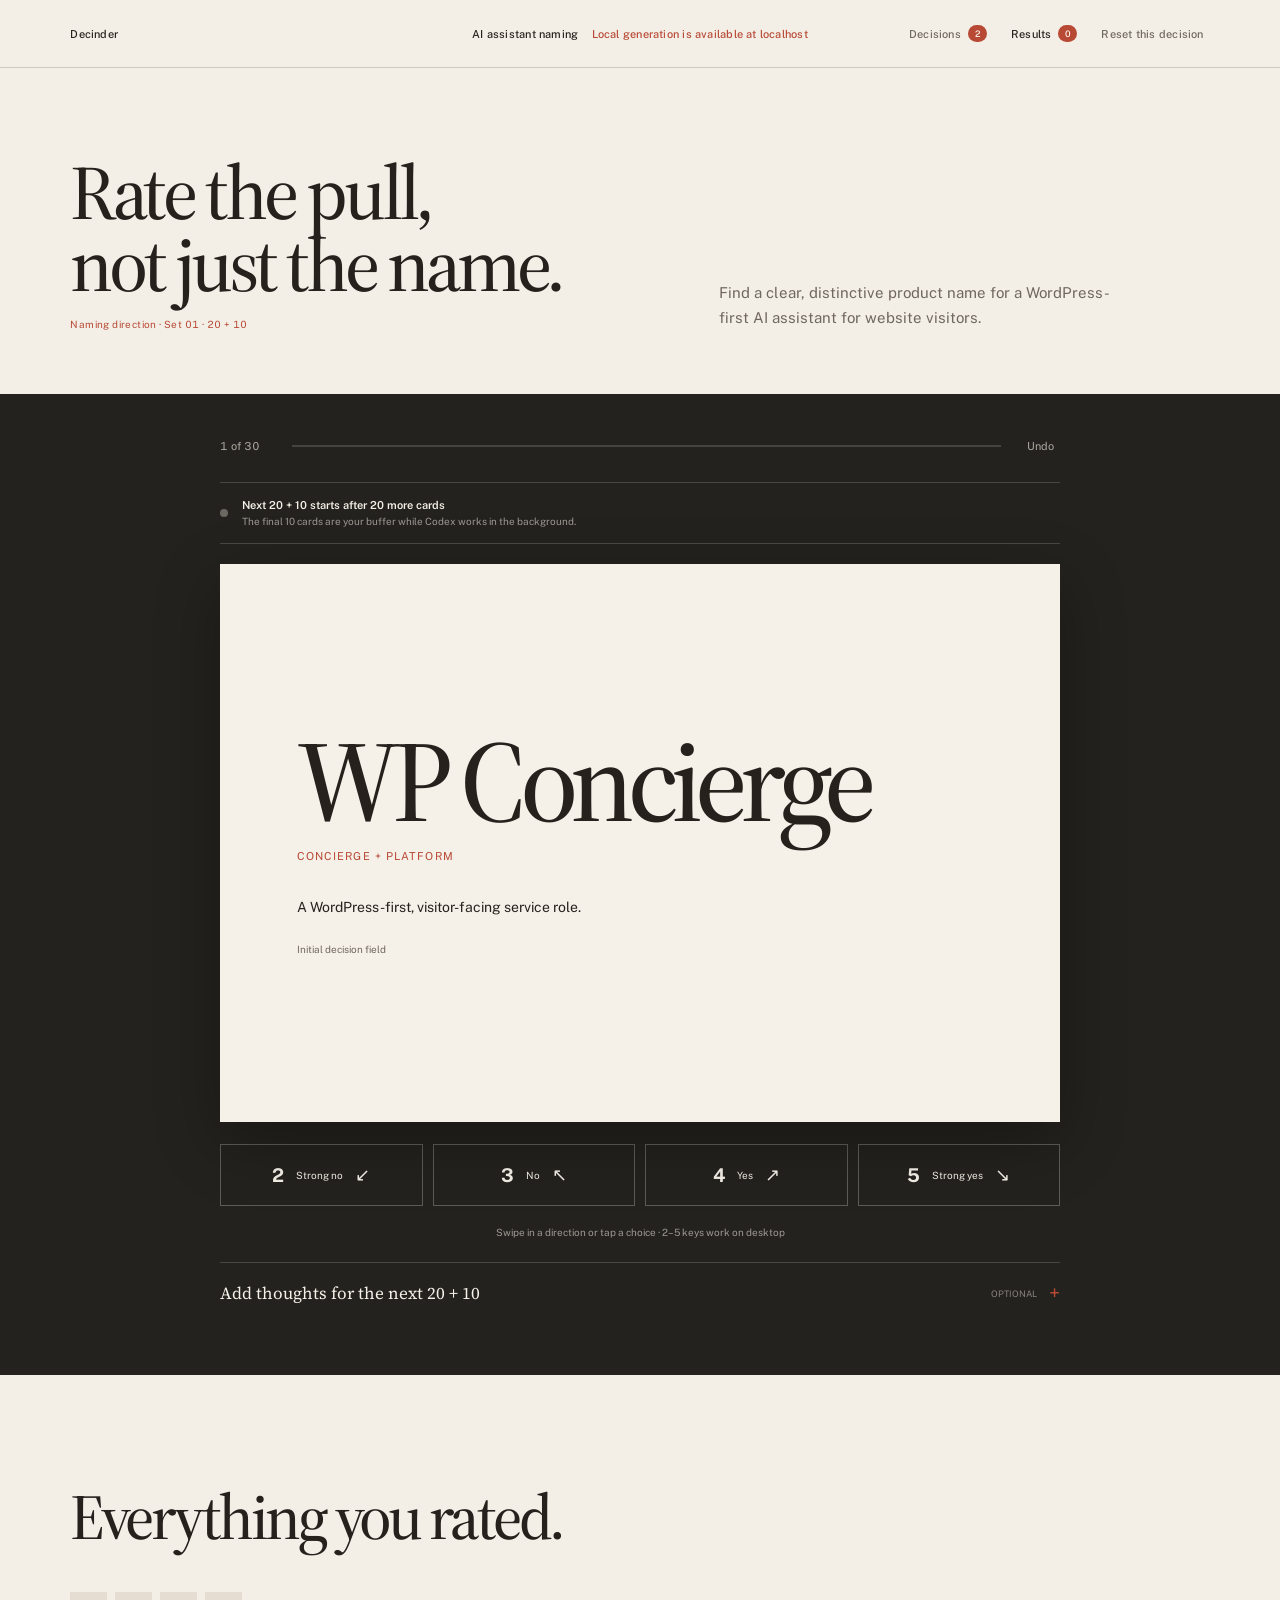
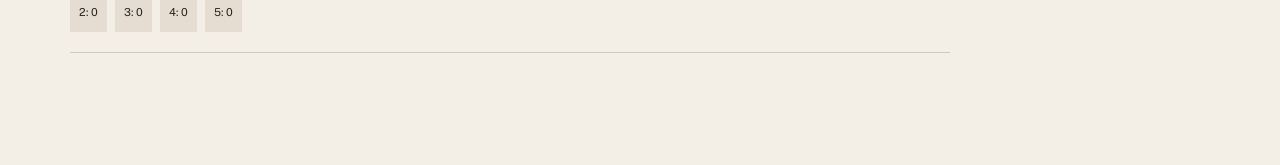
<file: naming/decide/index.html>
<!doctype html>
<html lang="en">
  <head>
    <meta charset="UTF-8" />
    <meta name="viewport" content="width=device-width, initial-scale=1" />
    <meta name="description" content="A local decision lab that learns from your ratings." />
    <title>Decinder</title>
    <link rel="preconnect" href="https://fonts.googleapis.com" />
    <link rel="preconnect" href="https://fonts.gstatic.com" crossorigin />
    <link href="https://fonts.googleapis.com/css2?family=Public+Sans:ital,wght@0,400;0,500;0,600;0,700;1,400&family=Source+Serif+4:opsz,wght@8..60,400;8..60,500;8..60,600&display=swap" rel="stylesheet" />
    <link rel="stylesheet" href="./styles.css" />
    <link rel="stylesheet" href="./mobile.css" />
  </head>
  <body>
    <header><a href="/naming/decide/">Decinder</a><p id="active-decision-title">Decision lab <span id="bridge-status">Checking local bridge…</span></p><div class="header-actions"><button id="decisions-toggle" class="decisions-toggle" type="button">Decisions <span id="decision-count">1</span></button><a class="results-link" href="/naming/decide/results/">Results <span id="results-count">0</span></a><button id="reset" type="button">Reset this decision</button></div></header>
    <dialog id="decision-dialog" aria-labelledby="decision-dialog-title"><div class="dialog-head"><div><h2 id="decision-dialog-title">Your decisions</h2></div><button id="close-decisions" type="button" aria-label="Close decisions">×</button></div><div id="decision-list" class="decision-list"></div><form id="new-decision-form" class="new-decision-form"><p class="label">New decision</p><label>Title<input id="new-decision-title" name="title" required maxlength="70" placeholder="e.g. Norml Studio tagline" /></label><label>What should the cards help decide?<textarea id="new-decision-brief" name="brief" required placeholder="Describe the choice, audience, context, and anything to avoid."></textarea></label><button id="create-decision" type="submit">Create 20 + 10 cards</button><p id="new-decision-message" aria-live="polite"></p></form></dialog>
    <main>
      <section class="intro"><div><h1 id="decision-heading">Rate the pull,<br />not just the name.</h1><p class="decision-meta" id="decision-kind">Naming direction · Batch <span id="batch-number">01</span></p></div><p id="decision-brief">Swipe diagonally, or tap a score. After 20 ratings, Decinder starts the next 20 + 10 while you continue through a 10-card buffer.</p></section>
      <section class="lab" aria-label="Name rating area">
        <div class="progress"><span id="progress-text">1 of 20</span><div><i id="progress-bar"></i></div><button id="undo" type="button" disabled>Undo</button></div>
        <div id="prefetch-status" class="prefetch-status" aria-live="polite">
          <span class="prefetch-indicator" aria-hidden="true"></span>
          <div><strong id="prefetch-title">Next 20 + 10 starts after card 20</strong><small id="prefetch-detail">Rate the core set first; the final 10 cards keep you moving while Codex works.</small></div>
          <button id="prefetch-retry" type="button" hidden>Retry</button>
        </div>
        <div id="deck" class="deck">
          <div class="quadrant q3">3<br /><small>no</small></div><div class="quadrant q4">4<br /><small>yes</small></div><div class="quadrant q2">2<br /><small>strong no</small></div><div class="quadrant q5">5<br /><small>strong yes</small></div>
          <article id="card" class="card" tabindex="0"><div id="swipe-intent" class="swipe-intent" hidden><b></b><span></span></div><h2 id="card-name"></h2><p class="card-territory" id="card-territory"></p><p id="card-description"></p><small id="card-source"></small></article>
        </div>
        <div id="score-controls" class="score-controls"><button data-score="2" type="button"><b>2</b><span>Strong no</span><i aria-hidden="true">↙</i></button><button data-score="3" type="button"><b>3</b><span>No</span><i aria-hidden="true">↖</i></button><button data-score="4" type="button"><b>4</b><span>Yes</span><i aria-hidden="true">↗</i></button><button data-score="5" type="button"><b>5</b><span>Strong yes</span><i aria-hidden="true">↘</i></button></div>
        <p id="gesture-note" class="gesture-note">Swipe in a direction or tap a choice · 2–5 keys work on desktop</p>
        <details id="batch-thoughts" class="batch-thoughts">
          <summary>Add thoughts for the next 20 + 10 <span>Optional</span></summary>
          <p>Thoughts saved before card 20 shape the batch Decinder starts in the background.</p>
          <div class="reflection-field"><textarea id="reflection" placeholder="What feels right or wrong? What should Decinder make more or less of?"></textarea><button id="dictate" type="button" aria-pressed="false"><svg aria-hidden="true" viewBox="0 0 24 24"><path d="M12 15.6a3.6 3.6 0 0 0 3.6-3.6V6.6a3.6 3.6 0 0 0-7.2 0V12a3.6 3.6 0 0 0 3.6 3.6Zm6-3.6a6 6 0 0 1-12 0M12 18v3" /></svg><span id="dictate-label">Dictate</span></button></div>
          <p id="dictation-message" class="dictation-message" aria-live="polite"></p>
        </details>
      </section>
      <section id="batch-complete" class="batch-complete" hidden>
        <h2 id="wait-title">Finishing your next 20 + 10.</h2><p id="wait-detail" class="wait-detail">Your ratings are saved. Keep this page open while Codex finishes the next set.</p>
        <div class="batch-actions"><button id="generate" type="button">Retry next 20 + 10</button><button id="continue-seed" class="quiet" type="button">Use 20 + 10 seed cards</button></div>
        <div id="generating" class="generating" role="status" aria-live="polite"><i aria-hidden="true"></i><div><strong>Codex is shaping the next set.</strong><p id="generation-message">The elapsed timer above shows how long this run has been working.</p></div></div><article id="analysis" hidden><h3>What the model heard</h3><p id="analysis-text"></p><div id="analysis-tags"></div></article>
      </section>
      <section class="history"><div><h2>Everything you rated.</h2></div><div class="history-stats" id="stats"></div><div class="history-list" id="history-list"></div></section>
    </main>
    <template id="history-row"><article><span class="history-score"></span><div><h3></h3><p></p></div><small></small><div class="history-actions" aria-label="Change score"></div></article></template>
    <!-- Design anti-slop audit v2.8.0 — PASS: rounded-card-soup; faux-callout-box; flat-type-hierarchy; uniform-line-height; unbounded-measure; faux-mono-garnish; monospace-as-aesthetic; eyebrow-kicker-reflex; default-tailwind-palette; decorative-gradient-blob; decorative-glassmorphism; per-section-background-reflex; mixed-icon-stroke-weights; emoji-as-icons; equal-column-grid-reflex; symmetric-two-button-hero; flanking-microcopy; bento-grid-reflex; symmetric-section-padding; hollow-hero-metrics; uncontained-measure-sprawl; dead-half-and-void; lone-element-bar; flattened-asymmetry; squashed-sections; decorative-rule-crutch; unaligned-adjacent-blocks; letterbox-slab; full-bleed-list-row; everything-fades-up-on-scroll; symmetric-ease-everywhere; parallax-scroll-jack; ai-photo-tells; stock-cliche-imagery; literal-ai-tech-imagery; corporate-memphis-illustration. WAIVED: lack-of-imagery — Decinder is a focused decision utility whose only task surface is the option card; decorative imagery would obstruct rather than compose the interaction. Zero unwaived failures. -->
    <script src="./seed.js"></script><script src="./imports.js"></script><script src="./app.js"></script>
  </body>
</html>
</file>
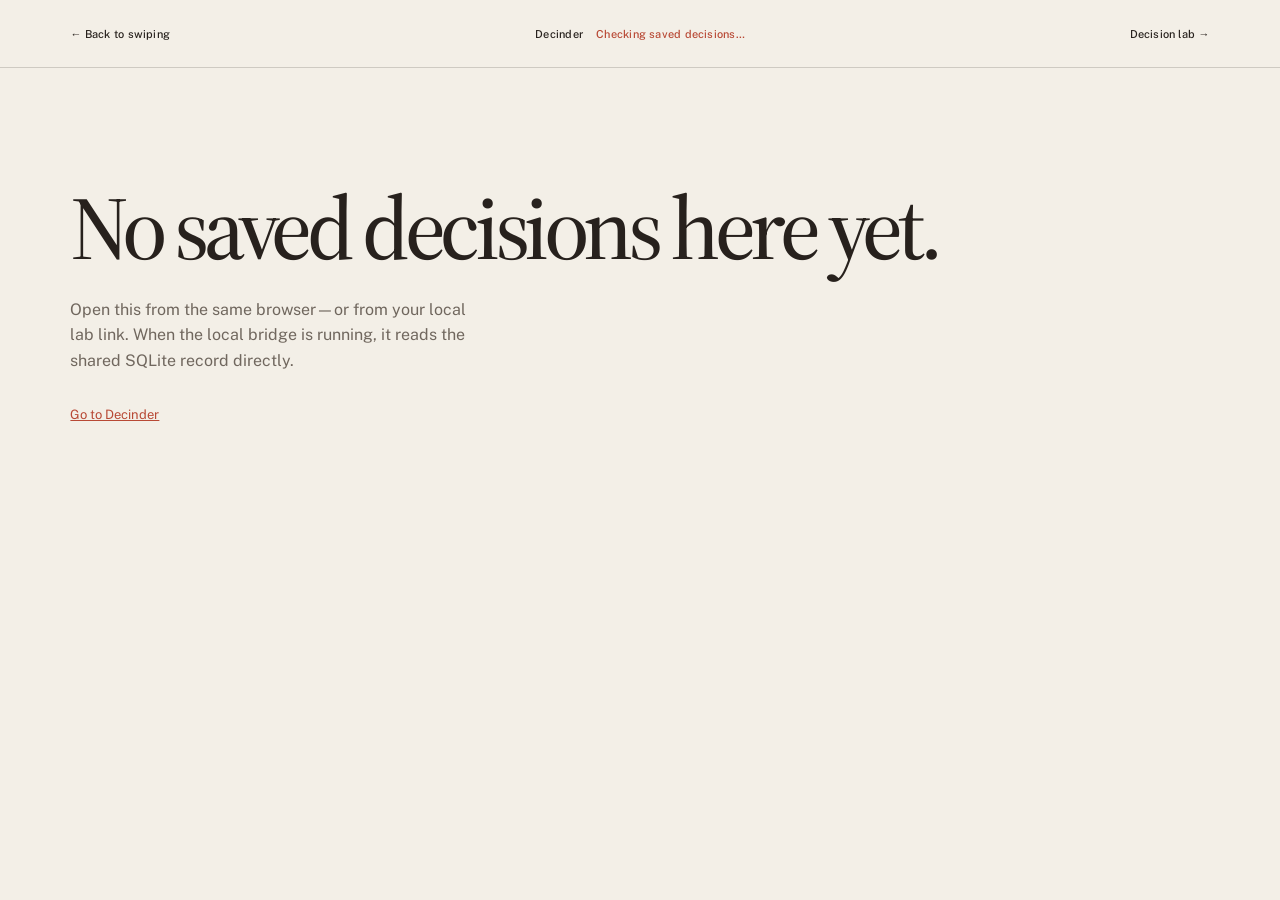
<file: naming/decide/results/index.html>
<!doctype html>
<html lang="en">
  <head>
    <meta charset="UTF-8" />
    <meta name="viewport" content="width=device-width, initial-scale=1" />
    <meta name="description" content="A clear review of every Decinder rating." />
    <title>Results — Decinder</title>
    <link rel="preconnect" href="https://fonts.googleapis.com" />
    <link rel="preconnect" href="https://fonts.gstatic.com" crossorigin />
    <link href="https://fonts.googleapis.com/css2?family=Public+Sans:ital,wght@0,400;0,500;0,600;0,700;1,400&family=Source+Serif+4:opsz,wght@8..60,400;8..60,500;8..60,600&display=swap" rel="stylesheet" />
    <link rel="stylesheet" href="../styles.css" />
    <link rel="stylesheet" href="./results.css" />
  </head>
  <body>
    <header><a href="/naming/decide/">← Back to swiping</a><p>Decinder <span id="bridge-status">Checking saved decisions…</span></p><a class="field-link" href="/naming/decide/">Decision lab →</a></header>
    <main id="results" hidden>
      <section class="results-intro"><h1><span id="rated-total">0</span> choices<br />made visible.</h1><p id="progress-copy"></p><a class="continue-lab" href="/naming/decide/">Continue deciding <span>→</span></a></section>
      <section class="scoreboard" aria-label="Scores by rating"><article><strong id="score-5">0</strong><span>5 — strong yes</span></article><article><strong id="score-4">0</strong><span>4 — yes</span></article><article><strong id="score-3">0</strong><span>3 — no</span></article><article><strong id="score-2">0</strong><span>2 — strong no</span></article></section>
      <section class="shortlist"><div><h2>The choices with pull.</h2><p>These are the options you scored 4 or 5 — not a recommendation yet, just the honest record.</p></div><div id="shortlist" class="name-grid"></div></section>
      <section class="territory-section"><div><h2>Where your instinct is strongest.</h2></div><div id="territories" class="territory-list"></div></section>
      <section class="rejected"><div><h2>Choices you declined.</h2></div><details><summary>Show <span id="rejected-count">0</span> choices scored 2 or 3</summary><div id="rejected-list" class="name-grid"></div></details></section>
      <section id="model-analysis" class="model-analysis" hidden><h2>What Codex heard from you.</h2><p id="analysis-text"></p><div id="analysis-tags"></div></section>
    </main>
    <section id="empty" class="empty" hidden><h1>No saved decisions here yet.</h1><p>Open this from the same browser—or from your local lab link. When the local bridge is running, it reads the shared SQLite record directly.</p><a href="/naming/decide/">Go to Decinder</a></section>
    <!-- Design anti-slop audit v2.8.0 — PASS: rounded-card-soup; faux-callout-box; flat-type-hierarchy; uniform-line-height; unbounded-measure; faux-mono-garnish; monospace-as-aesthetic; eyebrow-kicker-reflex; default-tailwind-palette; decorative-gradient-blob; decorative-glassmorphism; per-section-background-reflex; mixed-icon-stroke-weights; emoji-as-icons; equal-column-grid-reflex; symmetric-two-button-hero; flanking-microcopy; bento-grid-reflex; symmetric-section-padding; hollow-hero-metrics; uncontained-measure-sprawl; dead-half-and-void; lone-element-bar; flattened-asymmetry; squashed-sections; decorative-rule-crutch; unaligned-adjacent-blocks; letterbox-slab; full-bleed-list-row; everything-fades-up-on-scroll; symmetric-ease-everywhere; parallax-scroll-jack; ai-photo-tells; stock-cliche-imagery; literal-ai-tech-imagery; corporate-memphis-illustration. WAIVED: lack-of-imagery — this is a data-review surface for a decision utility, and decorative imagery would weaken the rating evidence. Zero unwaived failures. -->
    <script src="../seed.js"></script><script src="./results.js"></script>
  </body>
</html>
</file>
<file: styles.css>
:root {
  --canvas: #f3efe7;
  --ink: #27211d;
  --muted: #70675e;
  --clay: #b84935;
  --clay-deep: #8d2e20;
  --dark: #24221e;
  --dark-ink: #f5f0e8;
  --panel: #e5ddd1;
  --line: rgba(39, 33, 29, 0.2);
  --dark-line: rgba(245, 240, 232, 0.22);
  --gutter: clamp(20px, 5.55vw, 80px);
  --body: "Public Sans", sans-serif;
  --display: "Source Serif 4", serif;
}

* { box-sizing: border-box; }
html { background: var(--canvas); scroll-behavior: smooth; }
body {
  margin: 0;
  min-width: 320px;
  color: var(--ink);
  background: var(--canvas);
  font-family: var(--body);
  font-size: 16px;
  line-height: 1.55;
  letter-spacing: .002em;
  -webkit-font-smoothing: antialiased;
  overflow-x: hidden;
}
a { color: inherit; text-decoration: none; }
button, a { -webkit-tap-highlight-color: transparent; }

.site-header {
  align-items: center;
  border-bottom: 1px solid var(--line);
  display: flex;
  justify-content: space-between;
  min-height: 72px;
  padding-inline: var(--gutter);
}
.wordmark, .header-link { font-size: 13px; font-weight: 700; letter-spacing: .025em; }
.wordmark span { color: var(--clay); padding-inline: .3em; }
.header-link { color: var(--muted); display: inline-flex; gap: 8px; min-height: 44px; align-items: center; }
.header-link:hover { color: var(--clay); }

section { padding-inline: var(--gutter); }
.hero {
  display: grid;
  gap: clamp(48px, 7vw, 112px);
  grid-template-columns: 1.3fr .7fr;
  padding-block: 144px 128px;
}
.hero-copy { align-self: end; max-width: 920px; }
.hero h1, h2, h3 { font-family: var(--display); font-weight: 500; text-wrap: balance; }
.hero h1 { font-size: clamp(46px, 7.5vw, 108px); letter-spacing: -.045em; line-height: .98; margin: 28px 0 0; max-width: 850px; }
.intro { color: var(--muted); font-size: clamp(18px, 1.55vw, 22px); line-height: 1.45; margin: 0; max-width: 660px; text-wrap: pretty; }
.decision-panel { align-self: end; background: var(--panel); border-radius: 14px; box-shadow: 0 1px 1px rgba(39,33,29,.04), 0 16px 32px rgba(39,33,29,.08); max-width: 520px; padding: clamp(28px, 3vw, 44px); }
.meta { color: var(--clay); font-size: 12px; font-weight: 700; letter-spacing: .08em; margin: 0 0 24px; text-transform: uppercase; }
.architecture { display: grid; gap: 8px; font-size: 15px; line-height: 1.35; }
.architecture span { color: var(--clay); font-size: 18px; line-height: 1; }
.decision-panel > p:last-child { color: var(--muted); font-size: 14px; margin: 28px 0 0; max-width: 50ch; }

.principle { align-items: start; border-top: 1px solid var(--line); display: grid; gap: 64px; grid-template-columns: 1.02fr .98fr; padding-block: 112px; }
h2 { font-size: clamp(36px, 4.5vw, 66px); letter-spacing: -.045em; line-height: 1.02; margin: 0; max-width: 740px; }
.principle p, .section-intro p, .screening p, .response p { color: var(--muted); font-size: 18px; margin: 26px 0 0; max-width: 640px; text-wrap: pretty; }
.naming-examples { border-left: 2px solid var(--clay); padding: 2px 0 2px 28px; }
.naming-examples p { color: var(--ink); font-size: 18px; margin: 0 0 18px; }
.naming-examples p:last-child { margin-bottom: 0; }

.podium { padding-block: 144px; }
.section-intro { display: grid; grid-template-columns: 1fr 1fr; gap: 48px; align-items: end; }
.section-intro p { margin: 0; }
.podium-list { list-style: none; margin: 64px 0 0; max-width: 900px; padding: 0; }
.podium-item { align-items: start; border-top: 1px solid var(--line); display: grid; gap: 28px; grid-template-columns: 64px 1fr 220px; padding-block: 32px; }
.podium-item:last-child { border-bottom: 1px solid var(--line); }
.podium-item.featured { border-top: 3px solid var(--clay); margin-block: 0 12px; padding: 36px 0 40px; }
.rank { color: var(--clay); font-size: 15px; font-variant-numeric: tabular-nums; font-weight: 700; letter-spacing: .04em; padding-top: 8px; }
.podium h3, .shortlist h3, .candidate h3 { font-size: clamp(29px, 3.1vw, 43px); letter-spacing: -.035em; line-height: 1.02; margin: 0; }
.treatment { color: var(--clay); font-size: 14px; font-weight: 600; line-height: 1.4; margin: 10px 0 16px; }
.podium-item div > p:last-child { margin: 0; max-width: 60ch; text-wrap: pretty; }
.tradeoff { color: var(--muted); font-size: 13px; line-height: 1.5; padding-top: 8px; }
.tradeoff strong { color: var(--ink); font-weight: 700; }

.shortlist { border-top: 1px solid var(--line); padding-block: 128px 144px; }
.side-by-side { grid-template-columns: 1.15fr .85fr; }
.shortlist-grid { display: grid; gap: 0 52px; grid-template-columns: repeat(2, minmax(0, 1fr)); margin-top: 64px; max-width: 1080px; }
.shortlist-grid article { border-top: 1px solid var(--line); padding-block: 26px 30px; }
.shortlist-grid h3 { font-size: 31px; }
.shortlist-grid p { color: var(--muted); font-size: 14px; line-height: 1.55; margin: 10px 0 0; max-width: 48ch; }

.field { background: var(--dark); color: var(--dark-ink); padding-block: 144px; }
.field-head { align-items: end; display: flex; gap: 48px; justify-content: space-between; }
.field h2 { max-width: 760px; }
.field-head > div > p { color: rgba(245,240,232,.68); font-size: 18px; margin: 24px 0 0; max-width: 620px; }
.flow-list { border-top: 1px solid var(--dark-line); margin-top: 64px; max-width: 900px; }
.flow-list article { align-items: start; border-bottom: 1px solid var(--dark-line); display: grid; gap: 28px; grid-template-columns: 64px 1fr; padding-block: 32px; }
.flow-list span { color: var(--clay); font-size: 15px; font-variant-numeric: tabular-nums; font-weight: 700; padding-top: 8px; }
.flow-list h3 { font-family: var(--display); font-size: clamp(29px, 3.1vw, 43px); font-weight: 500; letter-spacing: -.035em; line-height: 1.02; margin: 0; }
.flow-list p { color: rgba(245,240,232,.68); font-size: 16px; margin: 10px 0 0; max-width: 62ch; text-wrap: pretty; }
.naming-grid { display: grid; gap: 32px; grid-template-columns: repeat(4, minmax(0, 1fr)); margin-top: 64px; max-width: 1280px; }
.naming-grid article { border-top: 1px solid var(--dark-line); padding-top: 20px; }
.naming-grid .meta { color: var(--clay); margin-bottom: 24px; }
.naming-grid h3 { border-bottom: 1px solid var(--dark-line); font-family: var(--display); font-size: 27px; font-weight: 500; letter-spacing: -.025em; line-height: 1.1; margin: 0; padding-block: 14px; }
.field-counter { color: var(--clay); flex: 0 0 auto; font-size: 18px; font-variant-numeric: tabular-nums; font-weight: 700; margin: 0; }
.filters { border-block: 1px solid var(--dark-line); display: grid; gap: 18px; margin-top: 64px; padding-block: 22px; }
.filter-group { display: flex; flex-wrap: wrap; gap: 8px; }
.filters button { background: transparent; border: 1px solid rgba(245,240,232,.3); border-radius: 6px; color: var(--dark-ink); cursor: pointer; font-family: var(--body); font-size: 12px; font-weight: 600; letter-spacing: .02em; min-height: 44px; padding: 0 14px; transition: background-color .2s ease-out, border-color .2s ease-out, color .2s ease-out, transform .2s ease-out; }
.filters button:hover, .filters button.is-active { background: var(--clay); border-color: var(--clay); color: #fffaf3; }
.filters button:active { transform: scale(.96); }
.status-filter { gap: 6px; }
.candidate-list { margin-top: 28px; max-width: 900px; }
.candidate { align-items: center; border-bottom: 1px solid var(--dark-line); display: grid; gap: 20px; grid-template-columns: 52px 1fr 185px 86px; min-height: 102px; padding-block: 18px; }
.candidate-index { color: rgba(245,240,232,.52); font-size: 13px; font-variant-numeric: tabular-nums; font-weight: 700; }
.candidate h3 { font-size: 29px; }
.candidate p { color: rgba(245,240,232,.68); font-size: 13px; line-height: 1.45; margin: 5px 0 0; max-width: 56ch; }
.candidate-territory { color: rgba(245,240,232,.62); font-size: 12px; line-height: 1.35; }
.status { border: 1px solid currentColor; border-radius: 100px; font-size: 11px; font-weight: 700; justify-self: start; letter-spacing: .04em; padding: 5px 8px; }
.candidate--starter .status { color: #f4bf64; }
.candidate--explore .status { color: #b7c9bc; }

.screening { align-items: start; display: grid; gap: 80px; grid-template-columns: 1fr .85fr; padding-block: 144px; }
.screening-note { max-width: 600px; }
.screening-note p { border-left: 2px solid var(--clay); color: var(--ink); font-size: 17px; margin: 0; padding-left: 26px; }
.reference-links { display: flex; flex-wrap: wrap; gap: 16px 24px; margin-top: 28px; }
.reference-links a { border-bottom: 1px solid var(--clay); color: var(--clay-deep); font-size: 13px; font-weight: 700; padding-bottom: 2px; transition: color .2s ease-out, border-color .2s ease-out; }
.reference-links a:hover { border-color: var(--ink); color: var(--ink); }

.response { border-top: 1px solid var(--line); padding-block: 120px 144px; }
.response-grid { align-items: start; display: grid; gap: 80px; grid-template-columns: 1fr .9fr; margin-top: 56px; }
.response-grid p { margin: 0; }
blockquote { border-left: 2px solid var(--clay); font-family: var(--display); font-size: clamp(24px, 2.3vw, 34px); letter-spacing: -.025em; line-height: 1.25; margin: 0; padding-left: 28px; }
footer { border-top: 1px solid var(--line); color: var(--muted); font-size: 12px; padding: 28px var(--gutter); }
footer p { margin: 0; }

@media (min-width: 1600px) {
  .hero { gap: 132px; padding-block: 168px 144px; }
  .hero h1 { font-size: clamp(96px, 7.8vw, 132px); max-width: 1040px; }
  .intro { font-size: 24px; max-width: 720px; }
  .decision-panel { max-width: 590px; padding: 52px; }
  .podium-list { max-width: 900px; }
  .candidate-list { max-width: 900px; }
}
@media (min-width: 1800px) {
  .hero { gap: 156px; }
  .hero h1 { font-size: 144px; }
  .decision-panel { max-width: 650px; }
  .podium-list { max-width: 900px; }
}
@media (max-width: 1024px) {
  .hero, .principle, .screening, .response-grid { grid-template-columns: 1fr; }
  .hero { gap: 52px; padding-block: 104px; }
  .hero-copy { max-width: 740px; }
  .decision-panel { max-width: 620px; }
  .principle { gap: 48px; padding-block: 88px; }
  .podium { padding-block: 112px; }
  .section-intro, .side-by-side { grid-template-columns: 1fr; gap: 24px; }
  .podium-item { grid-template-columns: 52px 1fr; }
  .tradeoff { grid-column: 2; padding-top: 0; }
  .shortlist { padding-block: 104px 112px; }
  .field, .screening { padding-block: 112px; }
  .field-head { align-items: start; flex-direction: column; gap: 20px; }
  .candidate { grid-template-columns: 44px 1fr 130px 82px; }
  .flow-list article { grid-template-columns: 52px 1fr; }
  .naming-grid { grid-template-columns: 1fr 1fr; }
  .screening { gap: 56px; }
  .response { padding-block: 96px 112px; }
}
@media (max-width: 640px) {
  .site-header { min-height: 64px; }
  .header-link { font-size: 12px; }
  .hero { gap: 40px; padding-block: 72px 80px; }
  .hero h1 { margin-top: 20px; }
  .intro { font-size: 18px; }
  .decision-panel { border-radius: 12px; padding: 28px; }
  .principle { gap: 40px; padding-block: 72px; }
  .principle p, .section-intro p, .screening p, .response p { font-size: 16px; }
  .naming-examples { padding-left: 20px; }
  .naming-examples p { font-size: 16px; }
  .podium { padding-block: 80px; }
  .podium-list { margin-top: 44px; }
  .podium-item, .podium-item.featured { gap: 16px; grid-template-columns: 36px 1fr; padding: 24px 0; }
  .podium-item.featured { margin-bottom: 8px; padding: 26px 0 28px; }
  .rank { font-size: 13px; }
  .podium h3 { font-size: 31px; }
  .tradeoff { font-size: 12px; }
  .shortlist { padding-block: 72px 80px; }
  .shortlist-grid { grid-template-columns: 1fr; margin-top: 40px; }
  .shortlist-grid article { padding-block: 22px; }
  .field, .screening { padding-block: 80px; }
  .field-head > div > p { font-size: 16px; }
  .filters { margin-top: 40px; }
  .filter-group { gap: 6px; }
  .filters button { font-size: 11px; padding-inline: 11px; }
  .candidate { align-items: start; gap: 10px 14px; grid-template-columns: 30px 1fr 72px; padding-block: 20px; }
  .flow-list { margin-top: 40px; }
  .flow-list article { gap: 16px; grid-template-columns: 36px 1fr; padding-block: 24px; }
  .flow-list h3 { font-size: 31px; }
  .flow-list p { font-size: 15px; }
  .naming-grid { gap: 32px 20px; margin-top: 40px; }
  .naming-grid h3 { font-size: 24px; }
  .candidate-index { padding-top: 6px; }
  .candidate h3 { font-size: 26px; }
  .candidate-territory { grid-column: 2; }
  .status { grid-column: 3; grid-row: 1; }
  .screening { gap: 44px; }
  .screening-note p { padding-left: 20px; }
  .response { padding-block: 72px 80px; }
  .response-grid { gap: 40px; margin-top: 40px; }
  blockquote { font-size: 24px; padding-left: 20px; }
}
@media (prefers-reduced-motion: no-preference) {
  .podium-item { animation: settle .5s both; }
  .podium-item:nth-child(2) { animation-delay: .08s; }
  .podium-item:nth-child(3) { animation-delay: .16s; }
  @keyframes settle { from { opacity: 0; transform: translateY(12px); } to { opacity: 1; transform: translateY(0); } }
}
@media (prefers-reduced-motion: reduce) { html { scroll-behavior: auto; } *, *::before, *::after { animation-duration: .01ms !important; transition-duration: .01ms !important; } }
@media print { .site-header, .filters { display: none !important; } .field { background: var(--canvas); color: var(--ink); } .candidate, .filters { border-color: var(--line); } .candidate p, .candidate-territory { color: var(--muted); } }
</file>
<file: naming/decide/styles.css>
:root { --paper:#f3efe7; --ink:#27211d; --muted:#70675e; --accent:#b84935; --line:rgba(39,33,29,.18); --panel:#e5ddd1; --dark:#24221e; --light:#f5f0e8; }
.history-actions{display:flex;gap:5px;grid-column:2/-1}.history-actions button{background:transparent;border:1px solid var(--line);color:var(--muted);font-size:10px;min-height:32px;min-width:32px;padding:0;transition:background-color .18s ease-out,color .18s ease-out,transform .18s ease-out}.history-actions button:hover,.history-actions button:focus-visible,.history-actions button.is-current{background:var(--accent);border-color:var(--accent);color:#fffaf3;outline:0}.history-actions button:active{transform:scale(.96)}@media(max-width:700px){.history-actions{grid-column:2/-1;margin-top:-5px}.history-actions button{min-height:36px;min-width:36px}}
@media(max-width:700px){.header-actions .decisions-toggle{display:flex}}
.decisions-toggle{align-items:center;display:flex;gap:7px}.decisions-toggle span{background:var(--accent);border-radius:999px;color:#fffaf3;display:inline-grid;font-size:9px;min-width:19px;place-items:center;padding:3px 5px}dialog{background:var(--paper);border:0;box-shadow:0 24px 80px rgba(0,0,0,.35);color:var(--ink);max-width:min(720px,calc(100vw - 28px));padding:0;width:100%}dialog::backdrop{background:rgba(27,23,20,.45)}.dialog-head{align-items:start;border-bottom:1px solid var(--line);display:flex;justify-content:space-between;padding:32px}.dialog-head h2{font-family:"Source Serif 4",serif;font-size:42px;font-weight:500;letter-spacing:-.05em;margin:12px 0 0}.dialog-head button{background:transparent;border:0;color:var(--ink);font-size:30px;line-height:1;min-height:40px}.decision-list{border-bottom:1px solid var(--line);padding:16px 32px}.decision-list button{background:transparent;border:0;border-bottom:1px solid var(--line);display:grid;gap:4px;grid-template-columns:1fr auto;padding:17px 0;text-align:left;width:100%}.decision-list button:last-child{border-bottom:0}.decision-list button:hover strong,.decision-list button.is-active strong{color:var(--accent)}.decision-list strong{font-family:"Source Serif 4",serif;font-size:25px;font-weight:500;letter-spacing:-.03em}.decision-list span{align-self:center;color:var(--accent);font-size:10px}.decision-list small{color:var(--muted);font-size:11px;grid-column:1/-1;line-height:1.45}.new-decision-form{display:grid;gap:16px;padding:32px}.new-decision-form label{display:grid;font-size:11px;gap:8px}.new-decision-form input,.new-decision-form textarea{background:transparent;border:0;border-bottom:1px solid var(--ink);color:var(--ink);font:inherit;outline:none;padding:10px 0}.new-decision-form textarea{line-height:1.5;min-height:100px;resize:vertical}.new-decision-form button{background:var(--accent);border:0;color:#fffaf3;justify-self:start;min-height:48px;padding:0 18px}.new-decision-form button:disabled{cursor:wait;opacity:.6}.new-decision-form p:last-child{color:var(--muted);font-size:11px;margin:0;min-height:14px}@media(max-width:700px){.decisions-toggle{font-size:10px}.dialog-head,.decision-list,.new-decision-form{padding-left:20px;padding-right:20px}.dialog-head h2{font-size:36px}}

/* Decision-lab interaction polish */
.card{transition:transform .18s cubic-bezier(.2,0,0,1),opacity .16s ease-out;will-change:transform,opacity}.card.is-leaving{opacity:0}.card.is-entering{opacity:0;transform:translateY(12px) scale(.995)!important}.score-controls{gap:8px}.score-controls button{display:grid;gap:9px;grid-template-columns:auto 1fr auto;min-height:64px;padding:10px 14px;text-align:left}.score-controls button:hover,.score-controls button:focus-visible{background:var(--accent);border-color:var(--accent);outline:0}.score-controls button:disabled{cursor:wait;opacity:.45}.score-controls button i{font-size:18px;font-style:normal;line-height:1}.reflection-field{align-items:end;border-bottom:2px solid var(--ink);display:flex;gap:18px;margin-top:44px;width:min(100%,850px)}.batch-complete textarea{border-bottom:0;margin-top:0;width:100%}.reflection-field button{align-items:center;background:var(--panel);border:0;color:var(--ink);display:flex;font-size:11px;gap:8px;justify-content:center;min-height:48px;margin-bottom:10px;padding:0 13px;transition:background-color .18s ease-out,transform .18s ease-out;white-space:nowrap}.reflection-field button:hover,.reflection-field button[aria-pressed="true"]{background:var(--accent);color:#fffaf3}.reflection-field button:active{transform:scale(.96)}.reflection-field button:disabled{cursor:not-allowed;opacity:.55}.reflection-field svg{fill:none;height:18px;stroke:currentColor;stroke-linecap:round;stroke-linejoin:round;stroke-width:1.7;width:18px}.dictation-message{color:var(--muted);font-size:11px;margin:10px 0 0;min-height:16px}.batch-actions button{transition:background-color .18s ease-out,transform .18s ease-out}.batch-actions button:active{transform:scale(.96)}.batch-actions button:disabled{cursor:wait;opacity:.55}.generating{align-items:center;background:var(--panel);display:flex;gap:16px;margin-top:28px;max-width:850px;padding:20px}.generating>i{animation:spin .8s linear infinite;border:2px solid rgba(39,33,29,.2);border-right-color:var(--accent);border-radius:50%;display:block;flex:0 0 25px;height:25px;width:25px}.generating strong{font-size:13px}.generating p{color:var(--muted);font-size:11px;line-height:1.5;margin:4px 0 0}@keyframes spin{to{transform:rotate(360deg)}}.history-stats button{background:var(--panel);border:0;color:var(--ink);font-size:11px;min-height:40px;padding:9px;transition:background-color .18s ease-out,transform .18s ease-out}.history-stats button:hover,.history-stats button:focus-visible,.history-stats button.is-active{background:var(--accent);color:#fffaf3;outline:0}.history-stats button:active{transform:scale(.96)}
@media(max-width:700px){.score-controls button{grid-template-columns:auto 1fr;min-height:62px;padding:8px 10px}.score-controls button i{display:none}.reflection-field{align-items:stretch;gap:8px}.reflection-field button{align-self:flex-end;margin-bottom:9px;padding:0 11px}.reflection-field button span{display:none}}
@media(prefers-reduced-motion:reduce){.generating>i{animation:none}}
*{box-sizing:border-box} body{background:var(--paper);color:var(--ink);font-family:"Public Sans",sans-serif;margin:0;min-width:320px;-webkit-font-smoothing:antialiased} button,textarea{font:inherit} button{cursor:pointer} header{align-items:center;border-bottom:1px solid var(--line);display:flex;justify-content:space-between;min-height:68px;padding:0 clamp(20px,5.5vw,80px)} header a,header p,header button{color:var(--ink);font-size:11px;font-weight:500;letter-spacing:.02em;margin:0;text-decoration:none} header p{position:absolute;left:50%;transform:translateX(-50%)} #bridge-status{color:var(--accent);margin-left:10px} header button{background:transparent;border:0;color:var(--muted);min-height:40px}.header-actions{align-items:center;display:flex;gap:18px}.results-link{align-items:center;display:flex;gap:7px}.results-link span{background:var(--accent);border-radius:999px;color:#fffaf3;display:inline-grid;font-size:9px;min-width:19px;place-items:center;padding:3px 5px}.intro,.lab,.history,.batch-complete{padding-inline:clamp(20px,5.5vw,80px)}.intro{align-items:end;display:grid;gap:48px;grid-template-columns:1.1fr .9fr;padding-block:88px 64px}.label{color:var(--accent);font-size:11px;font-weight:500;letter-spacing:.1em;margin:0;text-transform:uppercase}.intro h1,.history h2,.batch-complete h2{font-family:"Source Serif 4",serif;font-size:clamp(48px,6vw,92px);font-weight:500;letter-spacing:-.055em;line-height:.94;margin:20px 0 0;text-wrap:balance}.intro>p{color:var(--muted);font-size:15px;line-height:1.65;margin:0;max-width:46ch}.lab{background:var(--dark);color:var(--light);padding-block:44px 72px}.progress{align-items:center;display:grid;gap:20px;grid-template-columns:auto 1fr auto;margin-bottom:38px;max-width:840px}.progress span,.progress button{color:rgba(245,240,232,.65);font-size:11px}.progress div{background:rgba(245,240,232,.16);height:2px}.progress i{background:var(--accent);display:block;height:100%;transition:width .25s ease-out;width:5%}.progress button{background:none;border:0;min-height:40px}.deck{height:min(66vh,620px);margin:auto;max-width:840px;position:relative;touch-action:none}.card{background:var(--light);box-shadow:0 20px 60px rgba(0,0,0,.3);color:var(--ink);cursor:grab;display:flex;flex-direction:column;height:100%;justify-content:center;left:0;padding:clamp(30px,6vw,88px);position:absolute;top:0;transform:translate(0,0) rotate(0);transition:transform .2s ease-out;user-select:none;width:100%;z-index:2}.card:active{cursor:grabbing}.card-territory{color:var(--accent);font-size:11px;letter-spacing:.1em;margin:0 0 28px;text-transform:uppercase}.card h2{font-family:"Source Serif 4",serif;font-size:clamp(54px,9vw,124px);font-weight:500;letter-spacing:-.065em;line-height:.88;margin:0;text-wrap:balance}.card>p:not(.card-territory){font-size:14px;line-height:1.6;margin:34px 0 0;max-width:48ch}.card small{color:var(--muted);font-size:10px;margin-top:24px}.quadrant{border:1px solid rgba(245,240,232,.22);color:rgba(245,240,232,.7);font-size:28px;line-height:.95;padding:18px;position:absolute;width:50%;z-index:1}.quadrant small{font-size:10px}.q3{left:0;top:0}.q4{right:0;text-align:right;top:0}.q2{bottom:0;left:0}.q5{bottom:0;right:0}.q5{text-align:right}.score-controls{display:grid;gap:10px;grid-template-columns:repeat(4,1fr);margin:22px auto 0;max-width:840px}.score-controls button{align-items:center;background:transparent;border:1px solid rgba(245,240,232,.28);color:var(--light);display:flex;gap:12px;justify-content:center;min-height:58px;padding:10px;transition:background-color .18s ease-out,transform .18s ease-out}.score-controls button:hover{background:var(--accent);border-color:var(--accent)}.score-controls button:active{transform:scale(.96)}.score-controls b{font-size:19px}.score-controls span,.gesture-note{font-size:10px}.gesture-note{color:rgba(245,240,232,.58);margin:20px auto 0;max-width:840px;text-align:center}.batch-complete{border-bottom:1px solid var(--line);padding-block:96px}.batch-complete h2{font-size:clamp(38px,5vw,70px);max-width:800px}.batch-complete textarea{background:transparent;border:0;border-bottom:2px solid var(--ink);color:var(--ink);font-family:"Source Serif 4",serif;font-size:clamp(22px,2.3vw,34px);line-height:1.25;margin-top:44px;min-height:130px;outline:none;padding:12px 0;resize:vertical;width:min(100%,850px)}.batch-actions{display:flex;flex-wrap:wrap;gap:12px;margin-top:28px}.batch-actions button{background:var(--accent);border:0;color:#fffaf3;min-height:48px;padding:0 18px}.batch-actions .quiet{background:transparent;border:1px solid var(--ink);color:var(--ink)}#generation-message{color:var(--muted);font-size:12px;margin-top:22px}#analysis{border-left:2px solid var(--accent);margin-top:32px;padding-left:22px;max-width:850px}#analysis h3{font-size:12px;margin:0}#analysis p{font-family:"Source Serif 4",serif;font-size:24px;line-height:1.25;margin:10px 0}.tag{border:1px solid var(--line);display:inline-block;font-size:10px;margin:4px 4px 0 0;padding:6px 8px}.history{padding-block:112px}.history>div:first-child{align-items:end;display:flex;gap:48px;justify-content:space-between}.history h2{font-size:clamp(40px,5vw,72px);margin-top:18px}.history-stats{display:flex;flex-wrap:wrap;gap:8px;margin:44px 0 20px}.history-stats span{background:var(--panel);font-size:11px;padding:9px}.history-list{border-top:1px solid var(--line);max-width:920px}.history-list article{align-items:center;border-bottom:1px solid var(--line);display:grid;gap:18px;grid-template-columns:48px 1fr 140px;padding:16px 0}.history-score{color:var(--accent);font-size:20px}.history-list h3{font-family:"Source Serif 4",serif;font-size:25px;font-weight:500;letter-spacing:-.03em;margin:0}.history-list p,.history-list small{color:var(--muted);font-size:11px;line-height:1.45;margin:4px 0 0}.history-list small{text-align:right}@media(max-width:700px){header p{display:none}.header-actions{gap:8px}.header-actions button{display:none}.intro{display:block;padding-block:56px}.intro>p{margin-top:28px}.deck{height:58vh;min-height:410px}.score-controls{gap:6px}.score-controls button{flex-direction:column;gap:3px;min-height:54px}.card{padding:30px}.card h2{font-size:clamp(50px,17vw,78px)}.card>p:not(.card-territory){font-size:12px;margin-top:25px}.quadrant{font-size:20px;padding:12px}.history>div:first-child{display:block}.history-list article{grid-template-columns:34px 1fr 74px}.history-list h3{font-size:22px}.history-list small{font-size:9px}.batch-complete,.history{padding-block:72px}}@media(prefers-reduced-motion:reduce){*,*::before,*::after{scroll-behavior:auto!important;transition-duration:.01ms!important}}
</file>
<file: naming/decide/mobile.css>
/* Mobile-first interaction layer for Decinder's continuous 20 + 10 loop. */
[hidden] { display: none !important; }

html { scroll-behavior: smooth; }
body { overflow-x: hidden; }
button, summary { -webkit-tap-highlight-color: transparent; }
button:active, summary:active { transform: scale(.96); }

header {
  background: rgba(243, 239, 231, .96);
  position: sticky;
  top: 0;
  z-index: 20;
}

.lab { padding-block: 32px 56px; }
.intro h1, .history h2, .batch-complete h2, .dialog-head h2 { margin-top: 0; }
.decision-meta { color: var(--accent); font-size: 10px; font-variant-numeric: tabular-nums; letter-spacing: .04em; margin: 18px 0 0; }
.progress { margin: 0 auto 16px; }
.progress span { font-variant-numeric: tabular-nums; min-width: 52px; }

.prefetch-status {
  align-items: center;
  border-bottom: 1px solid rgba(245, 240, 232, .18);
  border-top: 1px solid rgba(245, 240, 232, .18);
  display: grid;
  gap: 12px;
  grid-template-columns: 10px 1fr auto;
  margin: 0 auto 20px;
  max-width: 840px;
  min-height: 62px;
  padding: 10px 0;
}

.prefetch-indicator {
  background: rgba(245, 240, 232, .34);
  border-radius: 50%;
  height: 8px;
  width: 8px;
}

.prefetch-status strong,
.prefetch-status small { display: block; }
.prefetch-status strong { font-size: 11px; font-weight: 600; }
.prefetch-status small { color: rgba(245, 240, 232, .58); font-size: 10px; line-height: 1.45; margin-top: 3px; }
.prefetch-status button { background: transparent; border: 1px solid rgba(245, 240, 232, .35); color: var(--light); min-height: 42px; padding: 0 12px; transition: background-color .16s ease-out, border-color .16s ease-out, transform .16s ease-out; }
.prefetch-status button:hover,
.prefetch-status button:focus-visible { background: var(--accent); border-color: var(--accent); outline: 0; }
.prefetch-status[data-status="generating"] .prefetch-indicator { animation: working-pulse 1.2s ease-in-out infinite; background: var(--accent); }
.prefetch-status[data-status="ready"] .prefetch-indicator { background: var(--accent); box-shadow: 0 0 0 4px rgba(184, 73, 53, .2); }
.prefetch-status[data-status="error"] .prefetch-indicator { background: var(--accent); }

@keyframes working-pulse {
  0%, 100% { box-shadow: 0 0 0 0 rgba(184, 73, 53, .2); opacity: .65; }
  50% { box-shadow: 0 0 0 6px rgba(184, 73, 53, 0); opacity: 1; }
}

.deck { height: min(62svh, 600px); }
.card {
  contain: layout paint;
  touch-action: none;
  transition: opacity .16s ease-out, transform .19s cubic-bezier(.2, 0, 0, 1);
}
.card.is-dragging { cursor: grabbing; transition: none; }
.card.is-resetting { transition: none !important; }
.card.is-snapping { transition: transform .19s cubic-bezier(.2, 0, 0, 1); }
.card.is-leaving { opacity: 0; transition: opacity .17s ease-out, transform .19s cubic-bezier(.2, 0, 0, 1); }
.card.is-entering { opacity: 0; transform: translateY(14px) scale(.99) !important; }
.card-territory { margin: 18px 0 0; }

.swipe-intent {
  align-items: baseline;
  background: var(--ink);
  color: var(--light);
  display: flex;
  gap: 7px;
  padding: 8px 10px;
  pointer-events: none;
  position: absolute;
  right: 16px;
  top: 16px;
  z-index: 3;
}
.swipe-intent b { color: #e97862; font-size: 17px; font-variant-numeric: tabular-nums; }
.swipe-intent span { font-size: 10px; }

.quadrant { transition: background-color .12s ease-out, border-color .12s ease-out, color .12s ease-out; }
.deck[data-intent="2"] .q2,
.deck[data-intent="3"] .q3,
.deck[data-intent="4"] .q4,
.deck[data-intent="5"] .q5 { background: var(--accent); border-color: var(--accent); color: var(--light); }

.score-controls button {
  min-height: 62px;
  transition: background-color .16s ease-out, border-color .16s ease-out, color .16s ease-out, transform .12s ease-out;
}
.score-controls button:focus-visible { background: var(--accent); border-color: var(--accent); outline: 2px solid var(--light); outline-offset: 2px; }

.batch-thoughts {
  border-top: 1px solid rgba(245, 240, 232, .18);
  margin: 24px auto 0;
  max-width: 840px;
  padding-top: 4px;
}
.batch-thoughts summary {
  align-items: center;
  cursor: pointer;
  display: flex;
  font-family: "Source Serif 4", serif;
  font-size: 17px;
  justify-content: space-between;
  min-height: 52px;
  transition: color .16s ease-out, transform .12s ease-out;
}
.batch-thoughts summary::marker { content: ""; }
.batch-thoughts summary::-webkit-details-marker { display: none; }
.batch-thoughts summary::after { color: var(--accent); content: "+"; font-family: "Public Sans", sans-serif; font-size: 20px; margin-left: 12px; }
.batch-thoughts[open] summary::after { content: "−"; }
.batch-thoughts summary span { color: rgba(245, 240, 232, .48); font-family: "Public Sans", sans-serif; font-size: 9px; margin-left: auto; text-transform: uppercase; }
.batch-thoughts > p { color: rgba(245, 240, 232, .58); font-size: 10px; line-height: 1.5; margin: 0 0 8px; max-width: 58ch; }
.batch-thoughts .reflection-field { border-bottom-color: rgba(245, 240, 232, .55); margin-top: 12px; }
.batch-thoughts textarea {
  background: transparent;
  border: 0;
  color: var(--light);
  font-family: "Source Serif 4", serif;
  font-size: clamp(19px, 2vw, 27px);
  line-height: 1.3;
  min-height: 92px;
  outline: 0;
  padding: 10px 0;
  resize: vertical;
  width: 100%;
}
.batch-thoughts textarea::placeholder { color: rgba(245, 240, 232, .36); }
.batch-thoughts .reflection-field button { background: rgba(245, 240, 232, .12); color: var(--light); }
.batch-thoughts .dictation-message { color: rgba(245, 240, 232, .58); }

.batch-complete { padding-block: 64px; }
.batch-complete .wait-detail { color: var(--muted); font-size: 14px; line-height: 1.6; margin: 24px 0 0; max-width: 60ch; }
.batch-complete .generating { margin-top: 28px; }
.batch-complete #analysis { margin-top: 40px; }
.generating p { font-variant-numeric: tabular-nums; }
.history-list { max-width: 880px; }

@media (max-width: 700px) {
  header { min-height: 58px; padding-inline: 14px; }
  header > a { font-family: "Source Serif 4", serif; font-size: 18px; }
  .header-actions { gap: 2px; }
  .header-actions a,
  .header-actions button { min-height: 44px; padding-inline: 9px; }
  .decisions-toggle { font-size: 10px; }
  .results-link { font-size: 10px; }

  .intro { padding: 26px 16px 24px; }
  .intro h1 { font-size: clamp(39px, 12vw, 54px); line-height: .94; margin-top: 12px; }
  .decision-meta { font-size: 9px; margin-top: 12px; }
  .intro > p { font-size: 12px; line-height: 1.55; margin-top: 18px; max-width: 52ch; }
  .label { font-size: 9px; }

  .lab { padding: 18px 12px calc(28px + env(safe-area-inset-bottom)); }
  .progress { gap: 10px; margin-bottom: 8px; }
  .progress button { min-height: 44px; padding: 0 6px; }
  .prefetch-status { gap: 9px; margin-bottom: 12px; min-height: 58px; }
  .prefetch-status strong { font-size: 10px; }
  .prefetch-status small { font-size: 9px; }

  .deck { height: min(52svh, 470px); min-height: 350px; }
  .card { padding: 24px 22px; }
  .card-territory { font-size: 9px; margin: 14px 0 0; }
  .card h2 { font-size: clamp(36px, 11.5vw, 58px); letter-spacing: -.055em; line-height: .91; }
  .card > p:not(.card-territory) { font-size: 11px; line-height: 1.5; margin-top: 20px; }
  .card small { font-size: 9px; margin-top: 16px; }
  .quadrant { font-size: 17px; padding: 9px; }
  .quadrant small { font-size: 8px; }
  .swipe-intent { right: 10px; top: 10px; }

  .score-controls {
    background: var(--dark);
    bottom: 0;
    gap: 5px;
    margin: 10px -4px 0;
    padding: 8px 4px calc(8px + env(safe-area-inset-bottom));
    position: sticky;
    z-index: 8;
  }
  .score-controls button { display: flex; flex-direction: column; gap: 3px; min-height: 62px; padding: 6px 2px; text-align: center; }
  .score-controls b { font-size: 20px; }
  .score-controls span { font-size: 8px; line-height: 1.1; }
  .gesture-note { font-size: 9px; margin-top: 8px; }

  .batch-thoughts { margin-top: 18px; }
  .batch-thoughts summary { min-height: 50px; }
  .batch-thoughts .reflection-field { align-items: flex-end; }
  .batch-thoughts textarea { font-size: 19px; min-height: 84px; }
  .batch-thoughts .reflection-field button { min-height: 44px; min-width: 44px; }

  .batch-complete { padding: 48px 16px; }
  .batch-complete h2 { font-size: clamp(38px, 11vw, 54px); }
  .batch-actions { display: grid; grid-template-columns: 1fr; }
  .batch-actions button { min-height: 52px; width: 100%; }
  .generating { padding: 16px; }

  .history { padding: 64px 16px; }
  .history-stats button { min-height: 44px; min-width: 48px; }
  .history-actions button { min-height: 40px; min-width: 40px; }
}

@media (max-width: 380px) {
  .deck { height: 48svh; min-height: 330px; }
  .card h2 { font-size: clamp(34px, 10.5vw, 48px); }
  .score-controls span { display: none; }
}

@media (prefers-reduced-motion: reduce) {
  .prefetch-status[data-status="generating"] .prefetch-indicator { animation: none; }
}
</file>
<file: naming/decide/results/results.css>
.field-link{white-space:nowrap}.results-intro,.scoreboard,.shortlist,.territory-section,.rejected,.model-analysis,.empty{padding-inline:clamp(20px,5.5vw,80px)}.results-intro{padding-block:86px 62px}.results-intro h1,.empty h1{font-family:"Source Serif 4",serif;font-size:clamp(54px,7vw,104px);font-weight:500;letter-spacing:-.06em;line-height:.9;margin:18px 0 28px}.results-intro>p:last-of-type{color:var(--muted);font-size:15px;line-height:1.6;max-width:51ch}.continue-lab{align-items:center;background:var(--accent);color:#fffaf3;display:inline-flex;font-size:13px;font-weight:600;gap:20px;margin-top:28px;min-height:48px;padding:0 18px;text-decoration:none;transition:background-color .18s ease-out,transform .18s ease-out}.continue-lab:hover{background:#8d2e20}.continue-lab:active{transform:scale(.96)}.continue-lab span{font-size:20px;line-height:1}.scoreboard{background:var(--dark);display:grid;grid-template-columns:repeat(4,1fr);padding-block:0}.scoreboard article{border-right:1px solid rgba(245,240,232,.17);color:var(--light);display:grid;gap:9px;padding:36px 24px}.scoreboard article:first-child{padding-left:0}.scoreboard article:last-child{border:0}.scoreboard strong{color:#e77259;font-family:"Source Serif 4",serif;font-size:58px;font-weight:500;letter-spacing:-.06em;line-height:.8}.scoreboard span{font-size:11px}.shortlist,.territory-section,.rejected,.model-analysis{padding-block:108px}.shortlist{display:grid;gap:50px;grid-template-columns:minmax(250px,.58fr) 1fr}.shortlist h2,.territory-section h2,.rejected h2,.model-analysis h2{font-family:"Source Serif 4",serif;font-size:clamp(42px,5vw,72px);font-weight:500;letter-spacing:-.055em;line-height:.93;margin:17px 0}.shortlist>div>p:last-child{color:var(--muted);font-size:13px;line-height:1.6;max-width:32ch}.name-grid{display:grid;gap:1px;grid-template-columns:repeat(2,1fr)}.name-card{background:var(--panel);min-height:132px;padding:22px}.name-card strong{display:block;font-family:"Source Serif 4",serif;font-size:30px;font-weight:500;letter-spacing:-.035em;line-height:1;margin-top:19px}.name-card p{color:var(--muted);font-size:10px;line-height:1.45;margin:7px 0 0}.name-card span{color:var(--accent);font-size:10px;text-transform:uppercase}.territory-section{background:#e9e1d6}.territory-list{border-top:1px solid var(--line);max-width:1000px}.territory-row{align-items:center;border-bottom:1px solid var(--line);display:grid;gap:20px;grid-template-columns:minmax(160px,1fr) 80px 1.5fr;padding:20px 0}.territory-row strong{font-family:"Source Serif 4",serif;font-size:27px;font-weight:500}.territory-row span{color:var(--muted);font-size:11px}.territory-row i{background:rgba(39,33,29,.15);display:block;height:3px}.territory-row b{background:var(--accent);display:block;height:100%}.rejected{border-top:1px solid var(--line)}details{margin-top:40px}summary{cursor:pointer;font-size:12px;list-style:none}summary::-webkit-details-marker{display:none}summary::after{content:" +";color:var(--accent);font-size:20px}details[open] summary::after{content:" −"}.rejected .name-grid{margin-top:24px}.rejected .name-card{background:transparent;border:1px solid var(--line)}.model-analysis{background:var(--dark);color:var(--light)}.model-analysis h2{color:var(--light)}.model-analysis>p:not(.label){font-family:"Source Serif 4",serif;font-size:clamp(24px,3vw,40px);line-height:1.17;max-width:29ch}.model-analysis .tag{border-color:rgba(245,240,232,.35)}.empty{padding-block:120px}.empty>p:last-of-type{color:var(--muted);line-height:1.6;max-width:42ch}.empty a{color:var(--accent);display:inline-block;font-size:13px;margin-top:18px}@media(max-width:700px){.field-link{font-size:10px}.scoreboard{grid-template-columns:repeat(2,1fr);padding-inline:20px}.scoreboard article{padding:26px 10px}.scoreboard article:first-child{padding-left:0}.scoreboard article:nth-child(2){border-right:0}.scoreboard article:nth-child(-n+2){border-bottom:1px solid rgba(245,240,232,.17)}.shortlist{display:block}.shortlist .name-grid{margin-top:40px}.shortlist,.territory-section,.rejected,.model-analysis{padding-block:72px}.name-card{min-height:115px;padding:16px}.name-card strong{font-size:25px}.territory-row{grid-template-columns:1fr 45px;gap:12px}.territory-row i{display:none}}
.results-intro h1,.empty h1,.shortlist h2,.territory-section h2,.rejected h2,.model-analysis h2{margin-top:0}.territory-list{max-width:880px}
</file>
